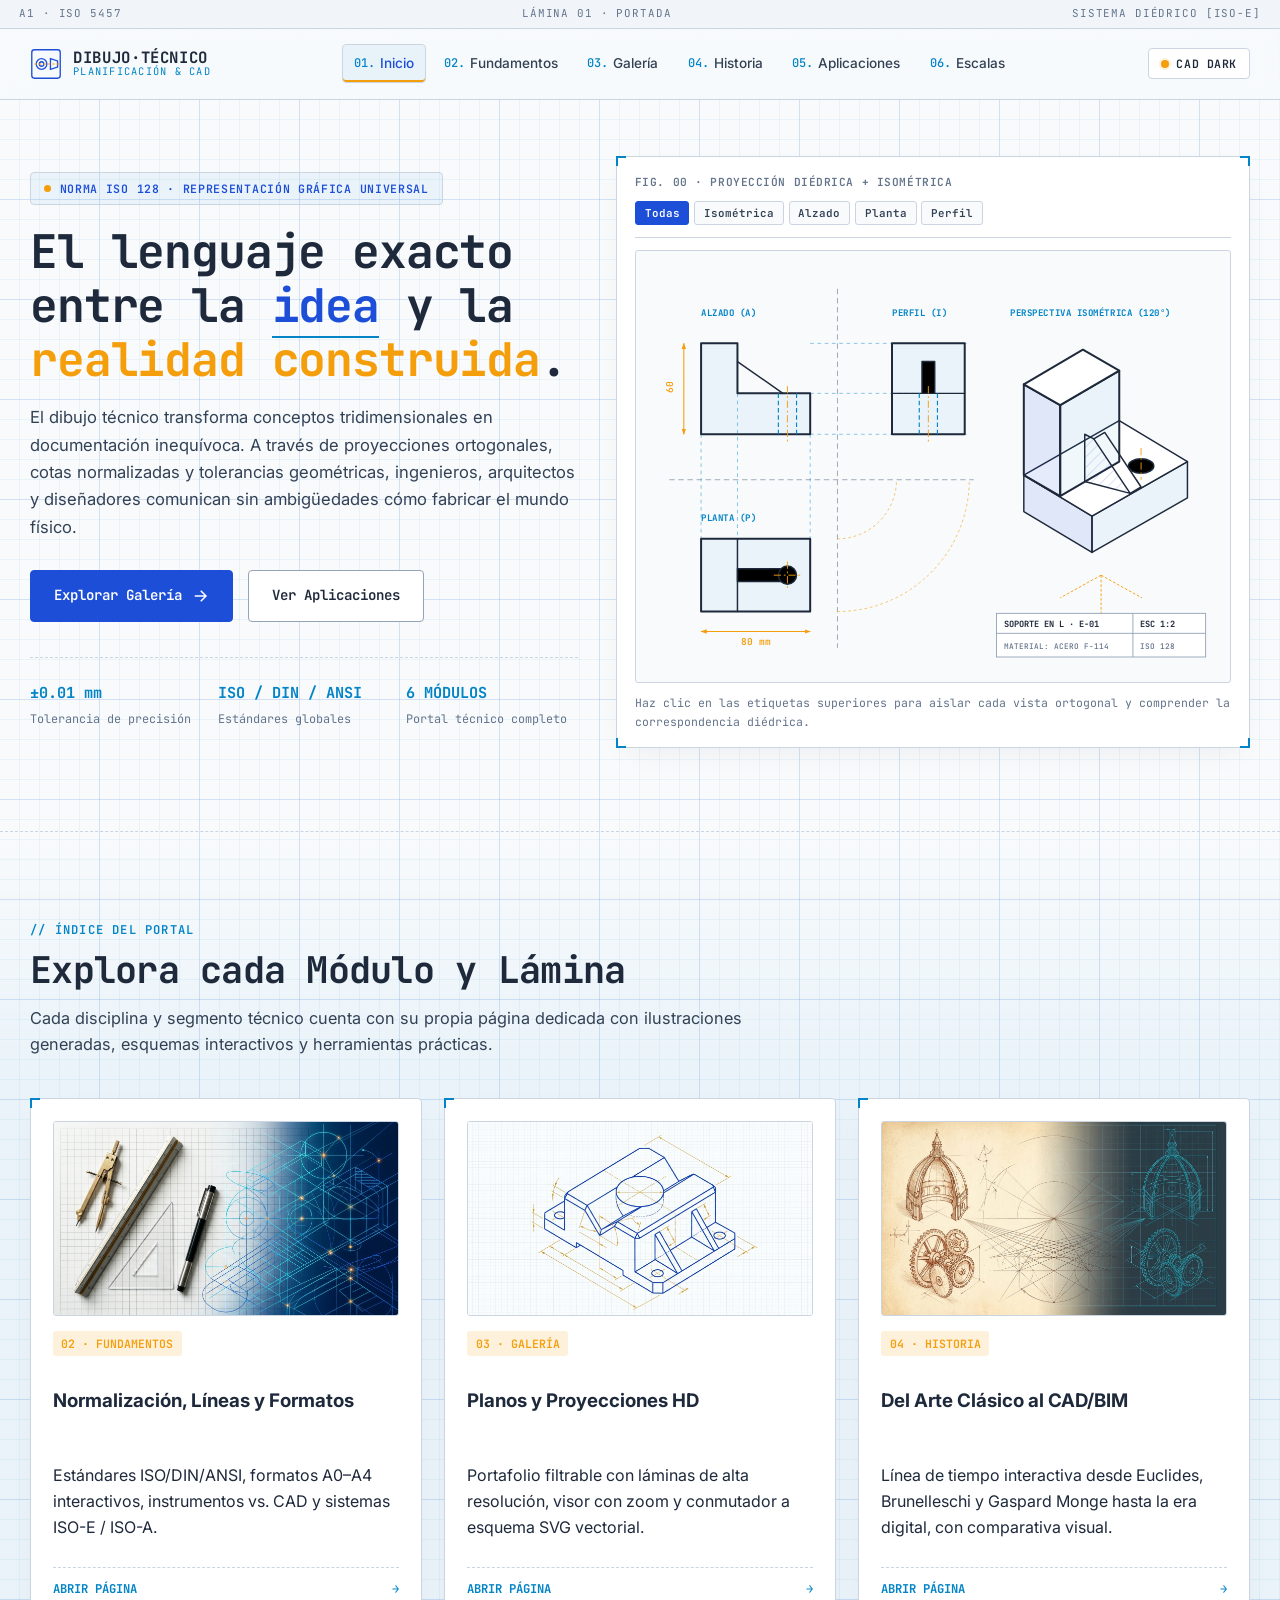
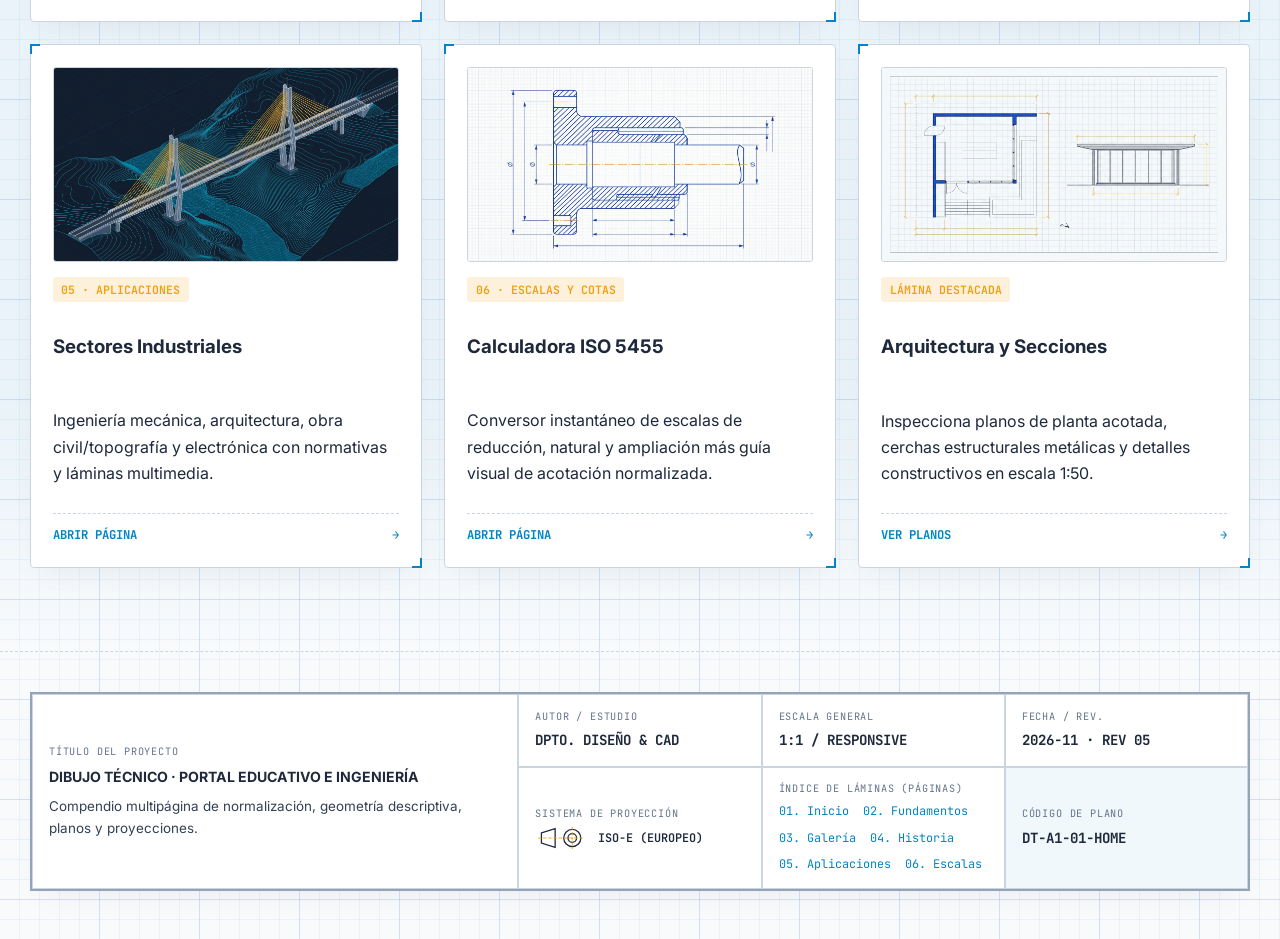
<file: index.html>
<!DOCTYPE html>
<html lang="es" data-theme="light">
<head>
  <meta charset="UTF-8" />
  <meta name="viewport" content="width=device-width, initial-scale=1.0" />
  <title>Inicio | DIBUJO·TÉCNICO — Lenguaje Universal de la Ingeniería</title>
  <meta name="description" content="Portal educativo y profesional dedicado al Dibujo Técnico: fundamentos ISO/DIN, galería de planos, evolución histórica, aplicaciones industriales y calculadora de escalas." />
  <link rel="preconnect" href="https://fonts.googleapis.com" />
  <link rel="preconnect" href="https://fonts.gstatic.com" crossorigin />
  <link href="https://fonts.googleapis.com/css2?family=Inter:wght@400;500;600;700&family=JetBrains+Mono:wght@400;500;600;700&display=swap" rel="stylesheet" />
  <link rel="stylesheet" href="styles.css" />
</head>
<body class="blueprint-grid" data-page="inicio">
  <div class="sheet-margin-top" aria-hidden="true">
    <span class="coord-marker">A1 · ISO 5457</span>
    <span class="coord-marker">LÁMINA 01 · PORTADA</span>
    <span class="coord-marker">SISTEMA DIÉDRICO [ISO-E]</span>
  </div>

  <header class="site-header" id="top">
    <nav class="navbar container" aria-label="Navegación principal">
      <a href="index.html" class="brand" aria-label="Ir al inicio">
        <span class="brand-symbol" aria-hidden="true">
          <svg viewBox="0 0 36 36" width="32" height="32" fill="none">
            <rect x="2" y="2" width="32" height="32" rx="3" stroke="currentColor" stroke-width="1.5" />
            <circle cx="13" cy="18" r="6" stroke="currentColor" stroke-width="1.5" />
            <circle cx="13" cy="18" r="2.5" stroke="currentColor" stroke-width="1.5" />
            <polygon points="23,12 31,14.5 31,21.5 23,24" stroke="currentColor" stroke-width="1.5" />
            <line x1="5" y1="18" x2="33" y2="18" stroke="var(--accent-amber)" stroke-width="1" stroke-dasharray="3 2" />
          </svg>
        </span>
        <span class="brand-text">
          <span class="brand-title">DIBUJO·TÉCNICO</span>
          <span class="brand-sub mono">PLANIFICACIÓN &amp; CAD</span>
        </span>
      </a>

      <ul class="nav-links" id="navLinks">
        <li><a href="index.html" class="nav-link active" data-page="inicio"><span class="nav-idx mono">01.</span>Inicio</a></li>
        <li><a href="fundamentos.html" class="nav-link" data-page="fundamentos"><span class="nav-idx mono">02.</span>Fundamentos</a></li>
        <li><a href="galeria.html" class="nav-link" data-page="galeria"><span class="nav-idx mono">03.</span>Galería</a></li>
        <li><a href="historia.html" class="nav-link" data-page="historia"><span class="nav-idx mono">04.</span>Historia</a></li>
        <li><a href="aplicaciones.html" class="nav-link" data-page="aplicaciones"><span class="nav-idx mono">05.</span>Aplicaciones</a></li>
        <li><a href="escalas.html" class="nav-link" data-page="escalas"><span class="nav-idx mono">06.</span>Escalas</a></li>
      </ul>

      <div class="nav-actions">
        <button type="button" class="theme-toggle mono" id="themeToggle" aria-label="Alternar tema Papel Técnico o Pizarra CAD">
          <span class="theme-dot" aria-hidden="true"></span>
          <span id="themeLabel">CAD DARK</span>
        </button>
        <button type="button" class="hamburger" id="hamburgerBtn" aria-label="Abrir menú de navegación" aria-expanded="false" aria-controls="navLinks">
          <span></span><span></span><span></span>
        </button>
      </div>
    </nav>
  </header>

  <main>
    <!-- HERO SECTION -->
    <section class="section hero-section">
      <div class="container">
        <div class="hero-grid">
          <div class="hero-content reveal">
            <div class="tech-badge mono">
              <span class="pulse-dot" aria-hidden="true"></span>
              NORMA ISO 128 · REPRESENTACIÓN GRÁFICA UNIVERSAL
            </div>

            <h1 class="hero-title">
              El lenguaje exacto entre la <span class="highlight">idea</span> y la <span class="highlight-amber">realidad construida</span>.
            </h1>

            <p class="hero-subtitle">
              El dibujo técnico transforma conceptos tridimensionales en documentación inequívoca. A través de proyecciones ortogonales, cotas normalizadas y tolerancias geométricas, ingenieros, arquitectos y diseñadores comunican sin ambigüedades cómo fabricar el mundo físico.
            </p>

            <div class="hero-cta-group">
              <a href="galeria.html" class="btn btn-primary">
                <span>Explorar Galería</span>
                <svg width="18" height="18" viewBox="0 0 24 24" fill="none" stroke="currentColor" stroke-width="2" aria-hidden="true">
                  <path d="M5 12h14M13 5l7 7-7 7" />
                </svg>
              </a>
              <a href="aplicaciones.html" class="btn btn-secondary">
                <span>Ver Aplicaciones</span>
              </a>
            </div>

            <div class="hero-metrics mono">
              <div class="metric-item">
                <span class="metric-val">±0.01 mm</span>
                <span class="metric-label">Tolerancia de precisión</span>
              </div>
              <div class="metric-item">
                <span class="metric-val">ISO / DIN / ANSI</span>
                <span class="metric-label">Estándares globales</span>
              </div>
              <div class="metric-item">
                <span class="metric-val">6 MÓDULOS</span>
                <span class="metric-label">Portal técnico completo</span>
              </div>
            </div>
          </div>

          <!-- SVG Interactivo: Pieza Isométrica + Vistas Ortogonales -->
          <div class="hero-visual card-blueprint reveal">
            <div class="corner-mark tl" aria-hidden="true"></div>
            <div class="corner-mark tr" aria-hidden="true"></div>
            <div class="corner-mark bl" aria-hidden="true"></div>
            <div class="corner-mark br" aria-hidden="true"></div>

            <div class="visual-toolbar">
              <span class="mono visual-tag">FIG. 00 · PROYECCIÓN DIÉDRICA + ISOMÉTRICA</span>
              <div class="view-switcher" role="group" aria-label="Resaltar vista del diagrama">
                <button type="button" class="view-chip active mono" data-view="all">Todas</button>
                <button type="button" class="view-chip mono" data-view="iso">Isométrica</button>
                <button type="button" class="view-chip mono" data-view="alzado">Alzado</button>
                <button type="button" class="view-chip mono" data-view="planta">Planta</button>
                <button type="button" class="view-chip mono" data-view="perfil">Perfil</button>
              </div>
            </div>

            <div class="hero-svg-wrap">
              <svg id="heroDiagramSvg" viewBox="0 0 640 460" class="blueprint-svg" role="img" aria-label="Diagrama técnico animado de escuadra mecánica en proyección isométrica y vistas ortogonales">
                <defs>
                  <marker id="arrowDim" viewBox="0 0 10 10" refX="9" refY="5" markerWidth="6" markerHeight="6" orient="auto-start-reverse">
                    <path d="M 0 1.5 L 10 5 L 0 8.5 z" fill="var(--accent-amber)" />
                  </marker>
                  <pattern id="hatchPattern" width="8" height="8" patternTransform="rotate(45 0 0)" patternUnits="userSpaceOnUse">
                    <line x1="0" y1="0" x2="0" y2="8" stroke="var(--accent-primary)" stroke-width="1" opacity="0.35" />
                  </pattern>
                </defs>

                <g class="projection-axes" opacity="0.65">
                  <line x1="30" y1="245" x2="365" y2="245" stroke="var(--text-muted)" stroke-width="1" stroke-dasharray="6 4" />
                  <line x1="215" y1="35" x2="215" y2="430" stroke="var(--text-muted)" stroke-width="1" stroke-dasharray="6 4" />
                  <path d="M 215 310 A 65 65 0 0 0 280 245" fill="none" stroke="var(--accent-amber)" stroke-width="1" stroke-dasharray="3 3" />
                  <path d="M 215 390 A 145 145 0 0 0 360 245" fill="none" stroke="var(--accent-amber)" stroke-width="1" stroke-dasharray="3 3" />
                </g>

                <g class="projection-rays">
                  <line x1="65" y1="195" x2="65" y2="310" class="proj-ray" />
                  <line x1="185" y1="195" x2="185" y2="390" class="proj-ray" />
                  <line x1="105" y1="150" x2="105" y2="310" class="proj-ray" />
                  <line x1="185" y1="95" x2="360" y2="95" class="proj-ray" />
                  <line x1="185" y1="195" x2="360" y2="195" class="proj-ray" />
                  <line x1="185" y1="150" x2="320" y2="150" class="proj-ray" />
                </g>

                <g class="diagram-group" data-group="alzado">
                  <text x="65" y="65" class="svg-label mono">ALZADO (A)</text>
                  <path d="M 65 95 L 105 95 L 105 150 L 185 150 L 185 195 L 65 195 Z" class="draw-line draw-thick" fill="var(--surface-tint)" />
                  <line x1="105" y1="115" x2="155" y2="150" class="draw-line" />
                  <line x1="150" y1="150" x2="150" y2="195" class="draw-hidden" />
                  <line x1="170" y1="150" x2="170" y2="195" class="draw-hidden" />
                  <line x1="160" y1="142" x2="160" y2="203" class="draw-axis" />
                  <line x1="46" y1="95" x2="46" y2="195" class="dim-line" marker-start="url(#arrowDim)" marker-end="url(#arrowDim)" />
                  <text x="34" y="150" class="dim-text mono" transform="rotate(-90 34 150)">60</text>
                </g>

                <g class="diagram-group" data-group="planta">
                  <text x="65" y="290" class="svg-label mono">PLANTA (P)</text>
                  <rect x="65" y="310" width="120" height="80" class="draw-line draw-thick" fill="var(--surface-tint)" />
                  <line x1="105" y1="310" x2="105" y2="390" class="draw-line" />
                  <rect x="105" y="343" width="50" height="14" class="draw-line" />
                  <circle cx="160" cy="350" r="10" class="draw-line" />
                  <line x1="145" y1="350" x2="175" y2="350" class="draw-axis" />
                  <line x1="160" y1="335" x2="160" y2="365" class="draw-axis" />
                  <line x1="65" y1="412" x2="185" y2="412" class="dim-line" marker-start="url(#arrowDim)" marker-end="url(#arrowDim)" />
                  <text x="125" y="427" class="dim-text mono" text-anchor="middle">80 mm</text>
                </g>

                <g class="diagram-group" data-group="perfil">
                  <text x="275" y="65" class="svg-label mono">PERFIL (I)</text>
                  <rect x="275" y="95" width="80" height="100" class="draw-line draw-thick" fill="var(--surface-tint)" />
                  <line x1="275" y1="150" x2="355" y2="150" class="draw-line" />
                  <rect x="308" y="115" width="14" height="35" class="draw-line" />
                  <line x1="305" y1="150" x2="305" y2="195" class="draw-hidden" />
                  <line x1="325" y1="150" x2="325" y2="195" class="draw-hidden" />
                  <line x1="315" y1="142" x2="315" y2="203" class="draw-axis" />
                </g>

                <g class="diagram-group" data-group="iso" transform="translate(385, 85)">
                  <text x="20" y="-20" class="svg-label mono">PERSPECTIVA ISOMÉTRICA (120°)</text>
                  <line x1="120" y1="265" x2="120" y2="315" stroke="var(--accent-amber)" stroke-width="1" stroke-dasharray="3 2" />
                  <line x1="120" y1="265" x2="165" y2="290" stroke="var(--accent-amber)" stroke-width="1" stroke-dasharray="3 2" />
                  <line x1="120" y1="265" x2="75" y2="290" stroke="var(--accent-amber)" stroke-width="1" stroke-dasharray="3 2" />
                  <polygon points="110,240 215,180 215,140 110,200" fill="var(--surface-tint)" class="draw-line" />
                  <polygon points="35,195 110,240 110,200 35,155" fill="var(--surface-tint-2)" class="draw-line" />
                  <polygon points="35,155 110,200 215,140 140,95" fill="var(--surface-card)" class="draw-line" />
                  <polygon points="35,155 75,178 75,78 35,55" fill="var(--surface-tint-2)" class="draw-line draw-thick" />
                  <polygon points="75,178 140,140 140,40 75,78" fill="var(--surface-tint)" class="draw-line draw-thick" />
                  <polygon points="35,55 75,78 140,40 100,17" fill="var(--surface-card)" class="draw-line draw-thick" />
                  <polygon points="102,162 152,175 112,115 102,110" fill="url(#hatchPattern)" class="draw-line" />
                  <polyline points="112,115 124,108 164,168 152,175" fill="none" class="draw-line" />
                  <ellipse cx="164" cy="145" rx="14" ry="8" class="draw-line" />
                  <line x1="164" y1="125" x2="164" y2="160" class="draw-axis" />
                </g>

                <g transform="translate(390, 392)">
                  <rect x="0" y="0" width="230" height="48" fill="var(--surface-card)" stroke="var(--border-strong)" stroke-width="1" />
                  <line x1="0" y1="22" x2="230" y2="22" stroke="var(--border-strong)" stroke-width="1" />
                  <line x1="150" y1="0" x2="150" y2="48" stroke="var(--border-strong)" stroke-width="1" />
                  <text x="8" y="15" class="cajetin-txt mono">SOPORTE EN L · E-01</text>
                  <text x="8" y="39" class="cajetin-sub mono">MATERIAL: ACERO F-114</text>
                  <text x="158" y="15" class="cajetin-txt mono">ESC 1:2</text>
                  <text x="158" y="39" class="cajetin-sub mono">ISO 128</text>
                </g>
              </svg>
            </div>
            <p class="visual-caption mono">
              Haz clic en las etiquetas superiores para aislar cada vista ortogonal y comprender la correspondencia diédrica.
            </p>
          </div>
        </div>
      </div>
    </section>

    <!-- DIRECTORIO DE PÁGINAS / SEGMENTOS DEL PORTAL -->
    <section class="section section-alt">
      <div class="container">
        <div class="section-header reveal">
          <span class="section-eyebrow mono">// ÍNDICE DEL PORTAL</span>
          <h2 class="section-title">Explora cada Módulo y Lámina</h2>
          <p class="section-lead">
            Cada disciplina y segmento técnico cuenta con su propia página dedicada con ilustraciones generadas, esquemas interactivos y herramientas prácticas.
          </p>
        </div>

        <div class="portal-grid">
          <a href="fundamentos.html" class="portal-card card-blueprint reveal">
            <div class="corner-mark tl" aria-hidden="true"></div>
            <div class="corner-mark br" aria-hidden="true"></div>
            <img src="assets/img/hero-drafting-instruments.jpg" alt="Instrumentos tradicionales y CAD" class="portal-card-img" />
            <span class="pillar-code mono" style="align-self:flex-start;">02 · FUNDAMENTOS</span>
            <h3>Normalización, Líneas y Formatos</h3>
            <p>Estándares ISO/DIN/ANSI, formatos A0–A4 interactivos, instrumentos vs. CAD y sistemas ISO-E / ISO-A.</p>
            <span class="portal-link mono"><span>ABRIR PÁGINA</span><span>→</span></span>
          </a>

          <a href="galeria.html" class="portal-card card-blueprint reveal">
            <div class="corner-mark tl" aria-hidden="true"></div>
            <div class="corner-mark br" aria-hidden="true"></div>
            <img src="assets/img/gallery-isometric.jpg" alt="Galería de planos técnicos" class="portal-card-img" />
            <span class="pillar-code mono" style="align-self:flex-start;">03 · GALERÍA</span>
            <h3>Planos y Proyecciones HD</h3>
            <p>Portafolio filtrable con láminas de alta resolución, visor con zoom y conmutador a esquema SVG vectorial.</p>
            <span class="portal-link mono"><span>ABRIR PÁGINA</span><span>→</span></span>
          </a>

          <a href="historia.html" class="portal-card card-blueprint reveal">
            <div class="corner-mark tl" aria-hidden="true"></div>
            <div class="corner-mark br" aria-hidden="true"></div>
            <img src="assets/img/history-renaissance.jpg" alt="Historia del arte y dibujo técnico" class="portal-card-img" />
            <span class="pillar-code mono" style="align-self:flex-start;">04 · HISTORIA</span>
            <h3>Del Arte Clásico al CAD/BIM</h3>
            <p>Línea de tiempo interactiva desde Euclides, Brunelleschi y Gaspard Monge hasta la era digital, con comparativa visual.</p>
            <span class="portal-link mono"><span>ABRIR PÁGINA</span><span>→</span></span>
          </a>

          <a href="aplicaciones.html" class="portal-card card-blueprint reveal">
            <div class="corner-mark tl" aria-hidden="true"></div>
            <div class="corner-mark br" aria-hidden="true"></div>
            <img src="assets/img/app-civil-bridge.jpg" alt="Aplicaciones industriales del dibujo técnico" class="portal-card-img" />
            <span class="pillar-code mono" style="align-self:flex-start;">05 · APLICACIONES</span>
            <h3>Sectores Industriales</h3>
            <p>Ingeniería mecánica, arquitectura, obra civil/topografía y electrónica con normativas y láminas multimedia.</p>
            <span class="portal-link mono"><span>ABRIR PÁGINA</span><span>→</span></span>
          </a>

          <a href="escalas.html" class="portal-card card-blueprint reveal">
            <div class="corner-mark tl" aria-hidden="true"></div>
            <div class="corner-mark br" aria-hidden="true"></div>
            <img src="assets/img/gallery-section.jpg" alt="Calculadora de escalas y acotación" class="portal-card-img" />
            <span class="pillar-code mono" style="align-self:flex-start;">06 · ESCALAS Y COTAS</span>
            <h3>Calculadora ISO 5455</h3>
            <p>Conversor instantáneo de escalas de reducción, natural y ampliación más guía visual de acotación normalizada.</p>
            <span class="portal-link mono"><span>ABRIR PÁGINA</span><span>→</span></span>
          </a>

          <a href="galeria.html" class="portal-card card-blueprint reveal">
            <div class="corner-mark tl" aria-hidden="true"></div>
            <div class="corner-mark br" aria-hidden="true"></div>
            <img src="assets/img/gallery-architecture.jpg" alt="Arquitectura y cortes constructivos" class="portal-card-img" />
            <span class="pillar-code mono" style="align-self:flex-start;">LÁMINA DESTACADA</span>
            <h3>Arquitectura y Secciones</h3>
            <p>Inspecciona planos de planta acotada, cerchas estructurales metálicas y detalles constructivos en escala 1:50.</p>
            <span class="portal-link mono"><span>VER PLANOS</span><span>→</span></span>
          </a>
        </div>
      </div>
    </section>
  </main>

  <footer class="site-footer">
    <div class="container">
      <div class="cajetin-sheet">
        <div class="cajetin-cell cell-main">
          <span class="cajetin-k mono">TÍTULO DEL PROYECTO</span>
          <strong class="cajetin-v">DIBUJO TÉCNICO · PORTAL EDUCATIVO E INGENIERÍA</strong>
          <p class="cajetin-desc">Compendio multipágina de normalización, geometría descriptiva, planos y proyecciones.</p>
        </div>
        <div class="cajetin-cell">
          <span class="cajetin-k mono">AUTOR / ESTUDIO</span>
          <span class="cajetin-v mono">DPTO. DISEÑO &amp; CAD</span>
        </div>
        <div class="cajetin-cell">
          <span class="cajetin-k mono">ESCALA GENERAL</span>
          <span class="cajetin-v mono">1:1 / RESPONSIVE</span>
        </div>
        <div class="cajetin-cell">
          <span class="cajetin-k mono">FECHA / REV.</span>
          <span class="cajetin-v mono">2026-11 · REV 05</span>
        </div>
        <div class="cajetin-cell cell-proj">
          <span class="cajetin-k mono">SISTEMA DE PROYECCIÓN</span>
          <div class="proj-symbol-row">
            <svg viewBox="0 0 60 28" width="54" height="24" aria-label="Símbolo ISO-E">
              <polygon points="6,8 22,3 22,25 6,20" fill="none" stroke="currentColor" stroke-width="1.5" />
              <circle cx="42" cy="14" r="10" fill="none" stroke="currentColor" stroke-width="1.5" />
              <circle cx="42" cy="14" r="5" fill="none" stroke="currentColor" stroke-width="1.5" />
              <line x1="2" y1="14" x2="56" y2="14" stroke="var(--accent-amber)" stroke-width="1" stroke-dasharray="4 2" />
              <line x1="42" y1="1" x2="42" y2="27" stroke="var(--accent-amber)" stroke-width="1" stroke-dasharray="4 2" />
            </svg>
            <span class="mono">ISO-E (EUROPEO)</span>
          </div>
        </div>
        <div class="cajetin-cell cell-links">
          <span class="cajetin-k mono">ÍNDICE DE LÁMINAS (PÁGINAS)</span>
          <nav class="footer-nav mono" aria-label="Enlaces rápidos">
            <a href="index.html">01. Inicio</a>
            <a href="fundamentos.html">02. Fundamentos</a>
            <a href="galeria.html">03. Galería</a>
            <a href="historia.html">04. Historia</a>
            <a href="aplicaciones.html">05. Aplicaciones</a>
            <a href="escalas.html">06. Escalas</a>
          </nav>
        </div>
        <div class="cajetin-cell cell-code">
          <span class="cajetin-k mono">CÓDIGO DE PLANO</span>
          <span class="cajetin-v mono">DT-A1-01-HOME</span>
        </div>
      </div>
    </div>
  </footer>

  <script src="app.js" defer></script>
</body>
</html>
</file>
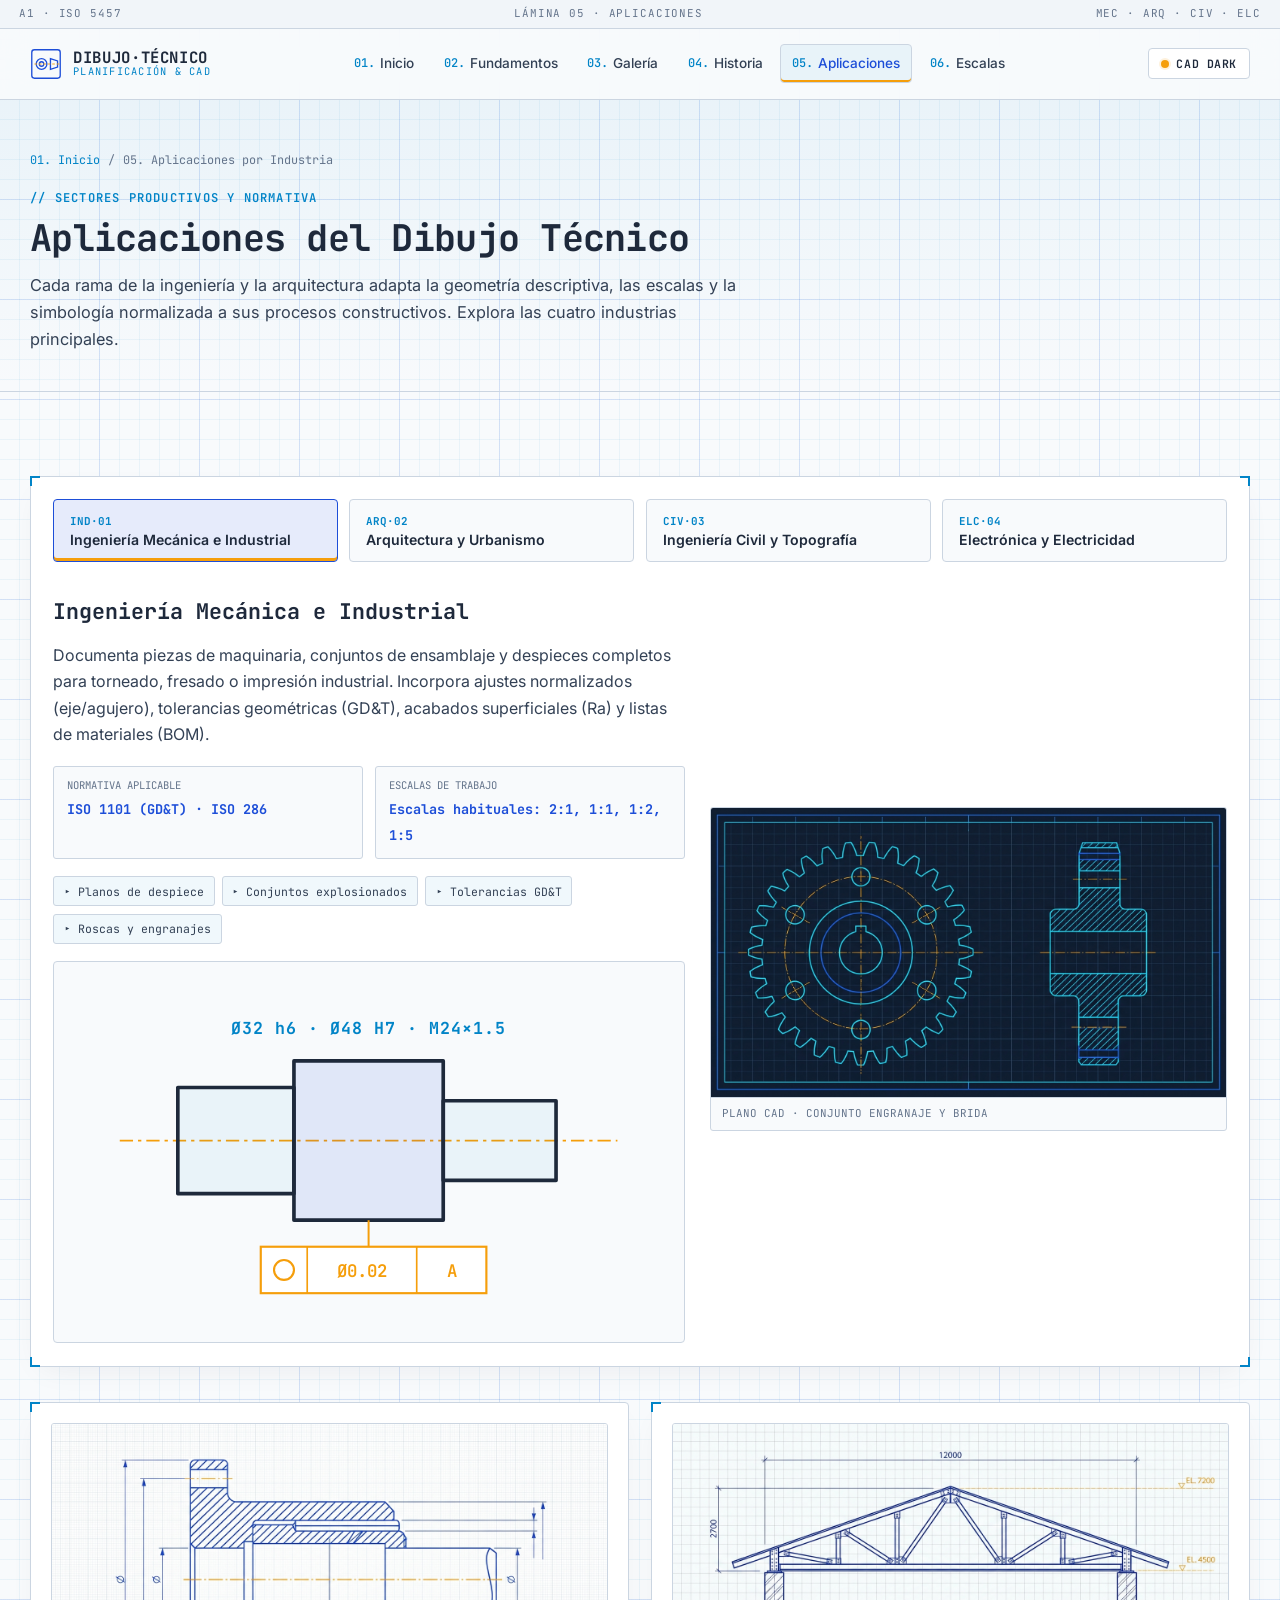
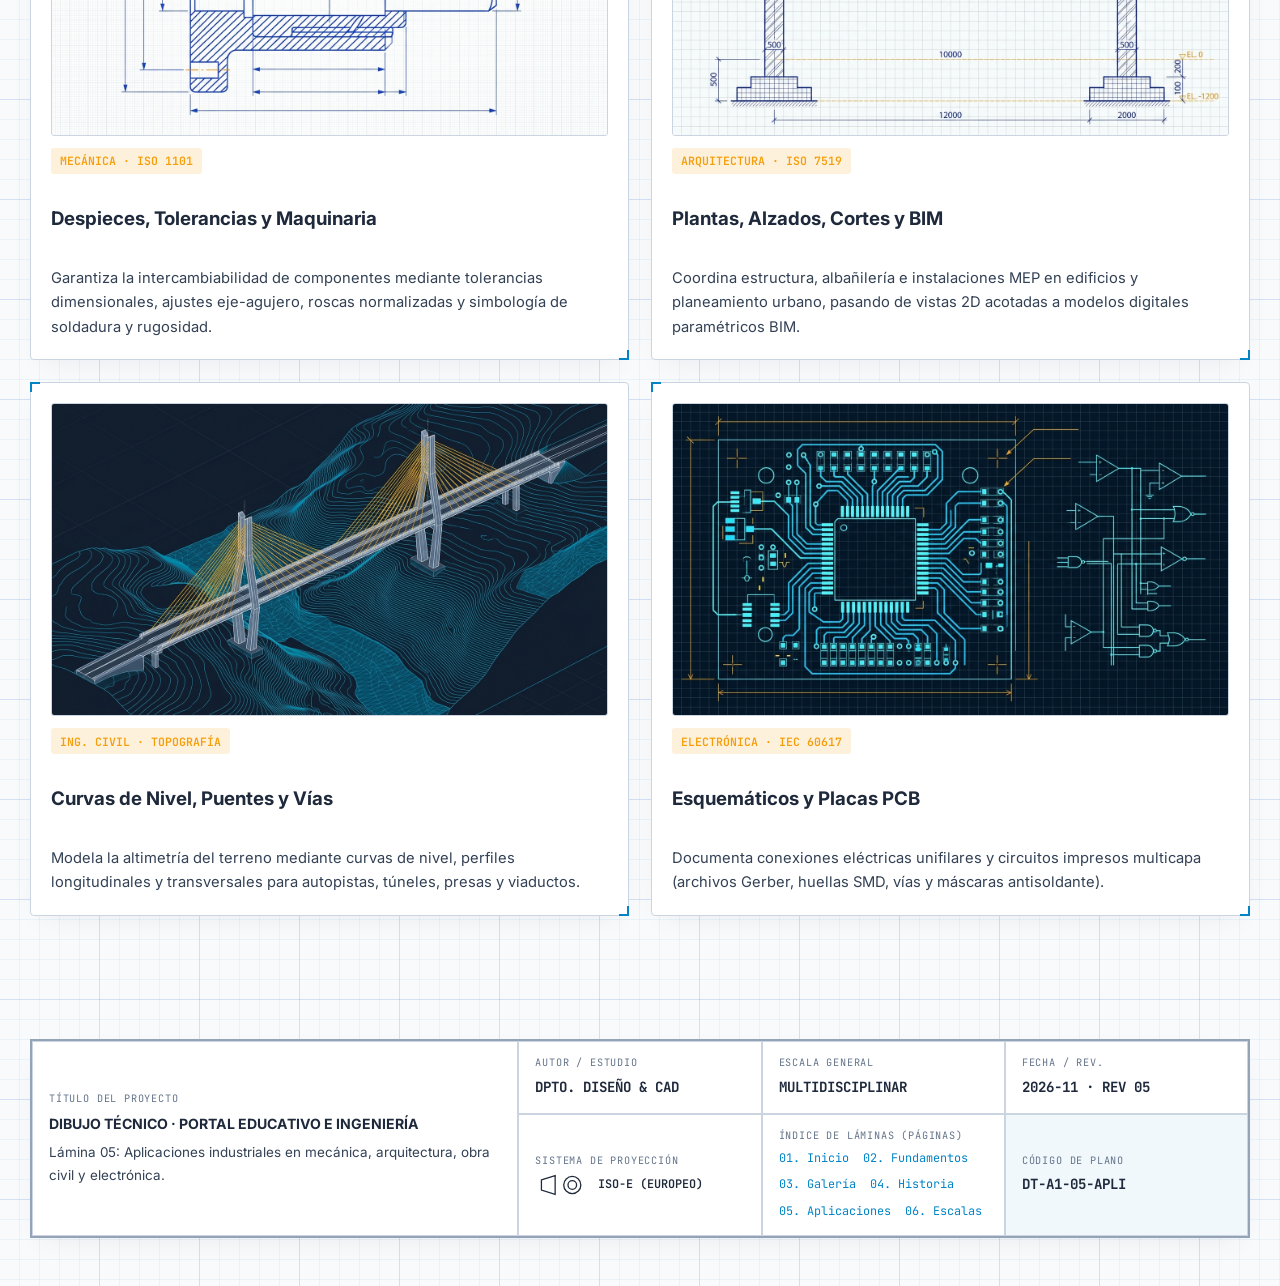
<file: aplicaciones.html>
<!DOCTYPE html>
<html lang="es" data-theme="light">
<head>
  <meta charset="UTF-8" />
  <meta name="viewport" content="width=device-width, initial-scale=1.0" />
  <title>Aplicaciones | DIBUJO·TÉCNICO — Industrias e Ingeniería</title>
  <meta name="description" content="Aplicaciones del Dibujo Técnico en Ingeniería Mecánica, Arquitectura y Urbanismo, Ingeniería Civil y Topografía, y Electrónica." />
  <link rel="preconnect" href="https://fonts.googleapis.com" />
  <link rel="preconnect" href="https://fonts.gstatic.com" crossorigin />
  <link href="https://fonts.googleapis.com/css2?family=Inter:wght@400;500;600;700&family=JetBrains+Mono:wght@400;500;600;700&display=swap" rel="stylesheet" />
  <link rel="stylesheet" href="styles.css" />
</head>
<body class="blueprint-grid" data-page="aplicaciones">
  <div class="sheet-margin-top" aria-hidden="true">
    <span class="coord-marker">A1 · ISO 5457</span>
    <span class="coord-marker">LÁMINA 05 · APLICACIONES</span>
    <span class="coord-marker">MEC · ARQ · CIV · ELC</span>
  </div>

  <header class="site-header" id="top">
    <nav class="navbar container" aria-label="Navegación principal">
      <a href="index.html" class="brand" aria-label="Ir al inicio">
        <span class="brand-symbol" aria-hidden="true">
          <svg viewBox="0 0 36 36" width="32" height="32" fill="none">
            <rect x="2" y="2" width="32" height="32" rx="3" stroke="currentColor" stroke-width="1.5" />
            <circle cx="13" cy="18" r="6" stroke="currentColor" stroke-width="1.5" />
            <circle cx="13" cy="18" r="2.5" stroke="currentColor" stroke-width="1.5" />
            <polygon points="23,12 31,14.5 31,21.5 23,24" stroke="currentColor" stroke-width="1.5" />
            <line x1="5" y1="18" x2="33" y2="18" stroke="var(--accent-amber)" stroke-width="1" stroke-dasharray="3 2" />
          </svg>
        </span>
        <span class="brand-text">
          <span class="brand-title">DIBUJO·TÉCNICO</span>
          <span class="brand-sub mono">PLANIFICACIÓN &amp; CAD</span>
        </span>
      </a>

      <ul class="nav-links" id="navLinks">
        <li><a href="index.html" class="nav-link" data-page="inicio"><span class="nav-idx mono">01.</span>Inicio</a></li>
        <li><a href="fundamentos.html" class="nav-link" data-page="fundamentos"><span class="nav-idx mono">02.</span>Fundamentos</a></li>
        <li><a href="galeria.html" class="nav-link" data-page="galeria"><span class="nav-idx mono">03.</span>Galería</a></li>
        <li><a href="historia.html" class="nav-link" data-page="historia"><span class="nav-idx mono">04.</span>Historia</a></li>
        <li><a href="aplicaciones.html" class="nav-link active" data-page="aplicaciones"><span class="nav-idx mono">05.</span>Aplicaciones</a></li>
        <li><a href="escalas.html" class="nav-link" data-page="escalas"><span class="nav-idx mono">06.</span>Escalas</a></li>
      </ul>

      <div class="nav-actions">
        <button type="button" class="theme-toggle mono" id="themeToggle" aria-label="Alternar tema">
          <span class="theme-dot" aria-hidden="true"></span>
          <span id="themeLabel">CAD DARK</span>
        </button>
        <button type="button" class="hamburger" id="hamburgerBtn" aria-label="Abrir menú" aria-expanded="false" aria-controls="navLinks">
          <span></span><span></span><span></span>
        </button>
      </div>
    </nav>
  </header>

  <main>
    <section class="page-banner">
      <div class="container">
        <div class="breadcrumb mono">
          <a href="index.html">01. Inicio</a><span>/</span><span>05. Aplicaciones por Industria</span>
        </div>
        <div class="section-header" style="margin-bottom:0;">
          <span class="section-eyebrow mono">// SECTORES PRODUCTIVOS Y NORMATIVA</span>
          <h1 class="section-title">Aplicaciones del Dibujo Técnico</h1>
          <p class="section-lead">
            Cada rama de la ingeniería y la arquitectura adapta la geometría descriptiva, las escalas y la simbología normalizada a sus procesos constructivos. Explora las cuatro industrias principales.
          </p>
        </div>
      </div>
    </section>

    <section class="section">
      <div class="container">
        <!-- Pestañas interactivas con imagen + esquema SVG -->
        <div class="apps-tabs-wrapper card-blueprint reveal">
          <div class="corner-mark tl" aria-hidden="true"></div>
          <div class="corner-mark tr" aria-hidden="true"></div>
          <div class="corner-mark bl" aria-hidden="true"></div>
          <div class="corner-mark br" aria-hidden="true"></div>

          <div class="apps-tab-list" role="tablist" aria-label="Aplicaciones por industria">
            <button type="button" class="app-tab active" data-app="mecanica" role="tab" aria-selected="true">
              <span class="tab-code mono">IND·01</span>
              <span class="tab-label">Ingeniería Mecánica e Industrial</span>
            </button>
            <button type="button" class="app-tab" data-app="arquitectura" role="tab" aria-selected="false">
              <span class="tab-code mono">ARQ·02</span>
              <span class="tab-label">Arquitectura y Urbanismo</span>
            </button>
            <button type="button" class="app-tab" data-app="civil" role="tab" aria-selected="false">
              <span class="tab-code mono">CIV·03</span>
              <span class="tab-label">Ingeniería Civil y Topografía</span>
            </button>
            <button type="button" class="app-tab" data-app="electronica" role="tab" aria-selected="false">
              <span class="tab-code mono">ELC·04</span>
              <span class="tab-label">Electrónica y Electricidad</span>
            </button>
          </div>

          <div class="app-panel" id="appPanel" role="tabpanel"></div>
        </div>

        <!-- Cuadrícula visual resumen de las 4 ramas -->
        <div class="apps-overview-grid">
          <article class="sector-card card-blueprint reveal">
            <div class="corner-mark tl" aria-hidden="true"></div>
            <div class="corner-mark br" aria-hidden="true"></div>
            <img src="assets/img/gallery-section.jpg" alt="Detalle mecánico en corte" class="media-img" />
            <span class="pillar-code mono" style="align-self:flex-start;">MECÁNICA · ISO 1101</span>
            <h3>Despieces, Tolerancias y Maquinaria</h3>
            <p style="margin:0; font-size:0.92rem; color:var(--text-secondary);">
              Garantiza la intercambiabilidad de componentes mediante tolerancias dimensionales, ajustes eje-agujero, roscas normalizadas y simbología de soldadura y rugosidad.
            </p>
          </article>

          <article class="sector-card card-blueprint reveal">
            <div class="corner-mark tl" aria-hidden="true"></div>
            <div class="corner-mark br" aria-hidden="true"></div>
            <img src="assets/img/gallery-truss.jpg" alt="Sección de cercha arquitectónica y estructural" class="media-img" />
            <span class="pillar-code mono" style="align-self:flex-start;">ARQUITECTURA · ISO 7519</span>
            <h3>Plantas, Alzados, Cortes y BIM</h3>
            <p style="margin:0; font-size:0.92rem; color:var(--text-secondary);">
              Coordina estructura, albañilería e instalaciones MEP en edificios y planeamiento urbano, pasando de vistas 2D acotadas a modelos digitales paramétricos BIM.
            </p>
          </article>

          <article class="sector-card card-blueprint reveal">
            <div class="corner-mark tl" aria-hidden="true"></div>
            <div class="corner-mark br" aria-hidden="true"></div>
            <img src="assets/img/app-civil-bridge.jpg" alt="Infraestructura civil y curvas de nivel" class="media-img" />
            <span class="pillar-code mono" style="align-self:flex-start;">ING. CIVIL · TOPOGRAFÍA</span>
            <h3>Curvas de Nivel, Puentes y Vías</h3>
            <p style="margin:0; font-size:0.92rem; color:var(--text-secondary);">
              Modela la altimetría del terreno mediante curvas de nivel, perfiles longitudinales y transversales para autopistas, túneles, presas y viaductos.
            </p>
          </article>

          <article class="sector-card card-blueprint reveal">
            <div class="corner-mark tl" aria-hidden="true"></div>
            <div class="corner-mark br" aria-hidden="true"></div>
            <img src="assets/img/gallery-pcb.jpg" alt="Diseño de placa electrónica PCB" class="media-img" />
            <span class="pillar-code mono" style="align-self:flex-start;">ELECTRÓNICA · IEC 60617</span>
            <h3>Esquemáticos y Placas PCB</h3>
            <p style="margin:0; font-size:0.92rem; color:var(--text-secondary);">
              Documenta conexiones eléctricas unifilares y circuitos impresos multicapa (archivos Gerber, huellas SMD, vías y máscaras antisoldante).
            </p>
          </article>
        </div>
      </div>
    </section>
  </main>

  <footer class="site-footer">
    <div class="container">
      <div class="cajetin-sheet">
        <div class="cajetin-cell cell-main">
          <span class="cajetin-k mono">TÍTULO DEL PROYECTO</span>
          <strong class="cajetin-v">DIBUJO TÉCNICO · PORTAL EDUCATIVO E INGENIERÍA</strong>
          <p class="cajetin-desc">Lámina 05: Aplicaciones industriales en mecánica, arquitectura, obra civil y electrónica.</p>
        </div>
        <div class="cajetin-cell"><span class="cajetin-k mono">AUTOR / ESTUDIO</span><span class="cajetin-v mono">DPTO. DISEÑO &amp; CAD</span></div>
        <div class="cajetin-cell"><span class="cajetin-k mono">ESCALA GENERAL</span><span class="cajetin-v mono">MULTIDISCIPLINAR</span></div>
        <div class="cajetin-cell"><span class="cajetin-k mono">FECHA / REV.</span><span class="cajetin-v mono">2026-11 · REV 05</span></div>
        <div class="cajetin-cell cell-proj">
          <span class="cajetin-k mono">SISTEMA DE PROYECCIÓN</span>
          <div class="proj-symbol-row">
            <svg viewBox="0 0 60 28" width="54" height="24" aria-label="Símbolo ISO-E">
              <polygon points="6,8 22,3 22,25 6,20" fill="none" stroke="currentColor" stroke-width="1.5" />
              <circle cx="42" cy="14" r="10" fill="none" stroke="currentColor" stroke-width="1.5" />
              <circle cx="42" cy="14" r="5" fill="none" stroke="currentColor" stroke-width="1.5" />
            </svg>
            <span class="mono">ISO-E (EUROPEO)</span>
          </div>
        </div>
        <div class="cajetin-cell cell-links">
          <span class="cajetin-k mono">ÍNDICE DE LÁMINAS (PÁGINAS)</span>
          <nav class="footer-nav mono" aria-label="Enlaces rápidos">
            <a href="index.html">01. Inicio</a>
            <a href="fundamentos.html">02. Fundamentos</a>
            <a href="galeria.html">03. Galería</a>
            <a href="historia.html">04. Historia</a>
            <a href="aplicaciones.html">05. Aplicaciones</a>
            <a href="escalas.html">06. Escalas</a>
          </nav>
        </div>
        <div class="cajetin-cell cell-code">
          <span class="cajetin-k mono">CÓDIGO DE PLANO</span>
          <span class="cajetin-v mono">DT-A1-05-APLI</span>
        </div>
      </div>
    </div>
  </footer>

  <script src="app.js" defer></script>
</body>
</html>
</file>
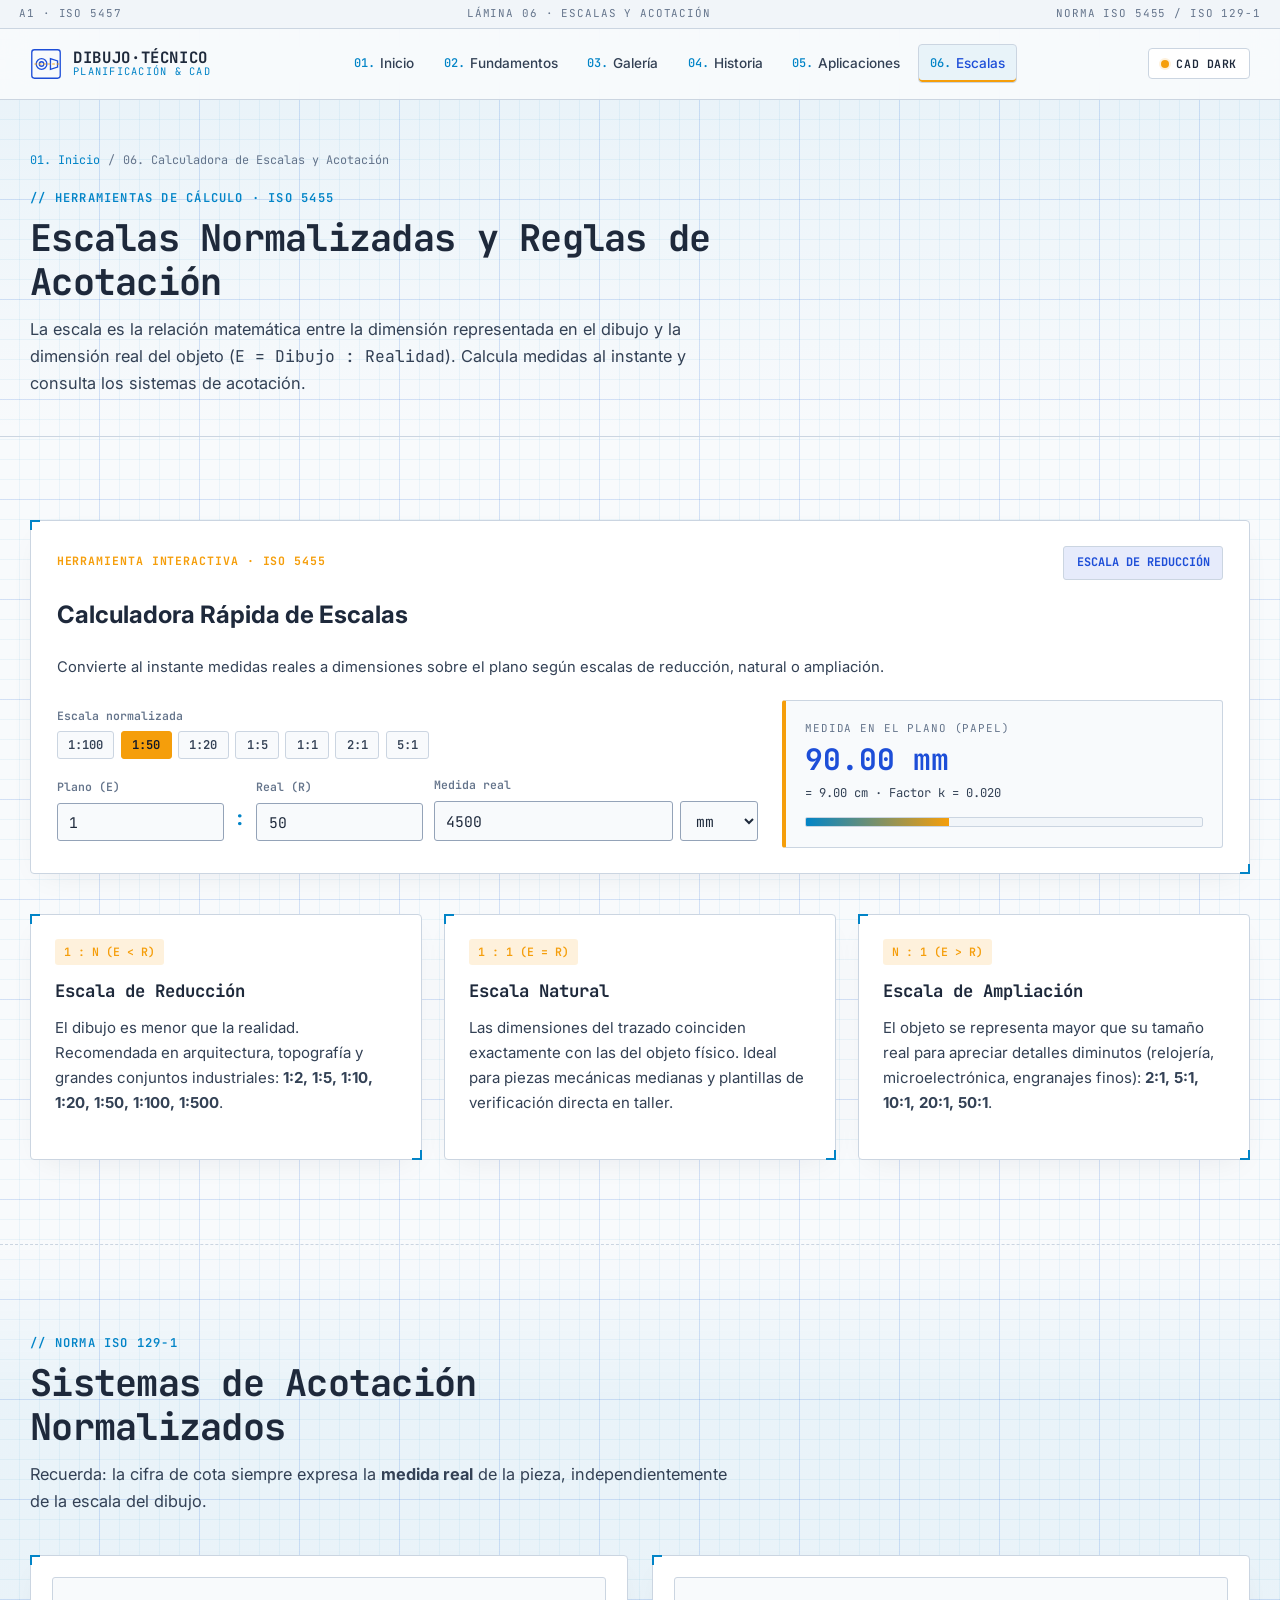
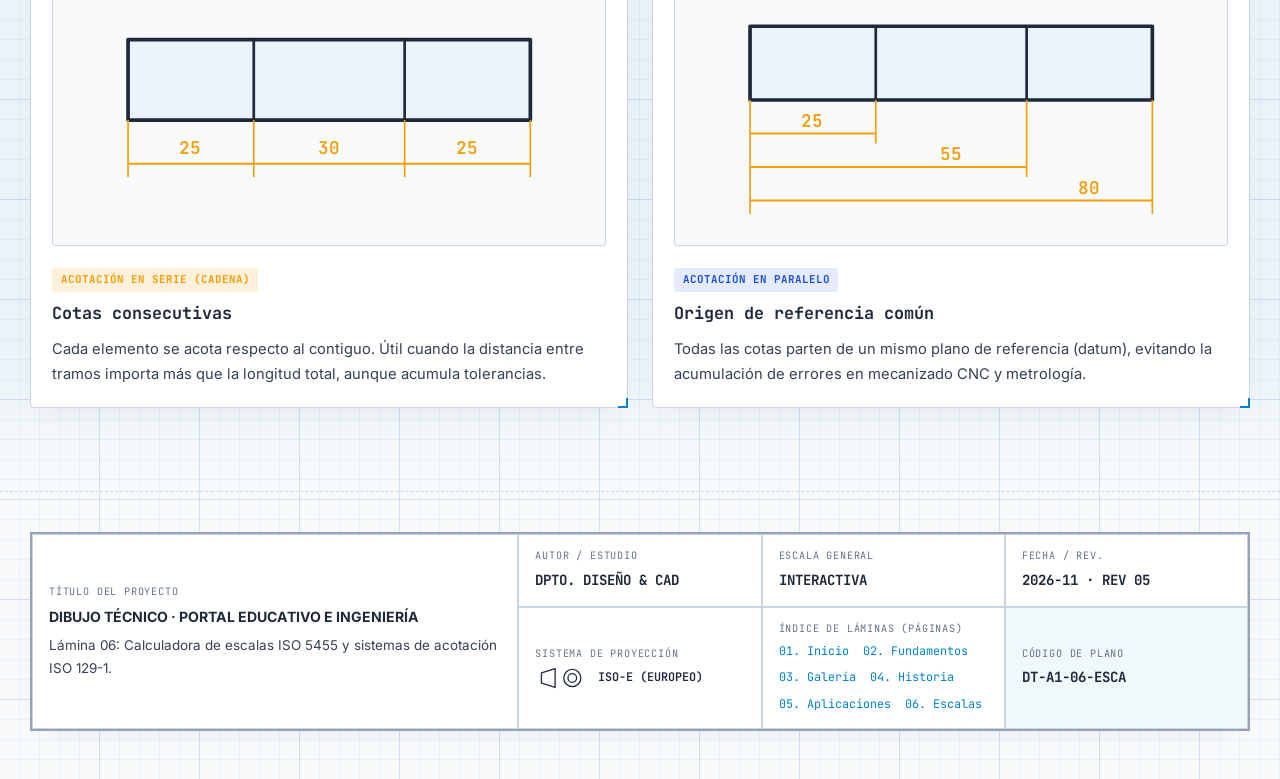
<file: escalas.html>
<!DOCTYPE html>
<html lang="es" data-theme="light">
<head>
  <meta charset="UTF-8" />
  <meta name="viewport" content="width=device-width, initial-scale=1.0" />
  <title>Escalas y Acotación | DIBUJO·TÉCNICO — Calculadora ISO 5455</title>
  <meta name="description" content="Calculadora rápida de escalas de reducción, natural y ampliación según ISO 5455 y guía técnica de sistemas de acotación ISO 129-1." />
  <link rel="preconnect" href="https://fonts.googleapis.com" />
  <link rel="preconnect" href="https://fonts.gstatic.com" crossorigin />
  <link href="https://fonts.googleapis.com/css2?family=Inter:wght@400;500;600;700&family=JetBrains+Mono:wght@400;500;600;700&display=swap" rel="stylesheet" />
  <link rel="stylesheet" href="styles.css" />
</head>
<body class="blueprint-grid" data-page="escalas">
  <div class="sheet-margin-top" aria-hidden="true">
    <span class="coord-marker">A1 · ISO 5457</span>
    <span class="coord-marker">LÁMINA 06 · ESCALAS Y ACOTACIÓN</span>
    <span class="coord-marker">NORMA ISO 5455 / ISO 129-1</span>
  </div>

  <header class="site-header" id="top">
    <nav class="navbar container" aria-label="Navegación principal">
      <a href="index.html" class="brand" aria-label="Ir al inicio">
        <span class="brand-symbol" aria-hidden="true">
          <svg viewBox="0 0 36 36" width="32" height="32" fill="none">
            <rect x="2" y="2" width="32" height="32" rx="3" stroke="currentColor" stroke-width="1.5" />
            <circle cx="13" cy="18" r="6" stroke="currentColor" stroke-width="1.5" />
            <circle cx="13" cy="18" r="2.5" stroke="currentColor" stroke-width="1.5" />
            <polygon points="23,12 31,14.5 31,21.5 23,24" stroke="currentColor" stroke-width="1.5" />
            <line x1="5" y1="18" x2="33" y2="18" stroke="var(--accent-amber)" stroke-width="1" stroke-dasharray="3 2" />
          </svg>
        </span>
        <span class="brand-text">
          <span class="brand-title">DIBUJO·TÉCNICO</span>
          <span class="brand-sub mono">PLANIFICACIÓN &amp; CAD</span>
        </span>
      </a>

      <ul class="nav-links" id="navLinks">
        <li><a href="index.html" class="nav-link" data-page="inicio"><span class="nav-idx mono">01.</span>Inicio</a></li>
        <li><a href="fundamentos.html" class="nav-link" data-page="fundamentos"><span class="nav-idx mono">02.</span>Fundamentos</a></li>
        <li><a href="galeria.html" class="nav-link" data-page="galeria"><span class="nav-idx mono">03.</span>Galería</a></li>
        <li><a href="historia.html" class="nav-link" data-page="historia"><span class="nav-idx mono">04.</span>Historia</a></li>
        <li><a href="aplicaciones.html" class="nav-link" data-page="aplicaciones"><span class="nav-idx mono">05.</span>Aplicaciones</a></li>
        <li><a href="escalas.html" class="nav-link active" data-page="escalas"><span class="nav-idx mono">06.</span>Escalas</a></li>
      </ul>

      <div class="nav-actions">
        <button type="button" class="theme-toggle mono" id="themeToggle" aria-label="Alternar tema">
          <span class="theme-dot" aria-hidden="true"></span>
          <span id="themeLabel">CAD DARK</span>
        </button>
        <button type="button" class="hamburger" id="hamburgerBtn" aria-label="Abrir menú" aria-expanded="false" aria-controls="navLinks">
          <span></span><span></span><span></span>
        </button>
      </div>
    </nav>
  </header>

  <main>
    <section class="page-banner">
      <div class="container">
        <div class="breadcrumb mono">
          <a href="index.html">01. Inicio</a><span>/</span><span>06. Calculadora de Escalas y Acotación</span>
        </div>
        <div class="section-header" style="margin-bottom:0;">
          <span class="section-eyebrow mono">// HERRAMIENTAS DE CÁLCULO · ISO 5455</span>
          <h1 class="section-title">Escalas Normalizadas y Reglas de Acotación</h1>
          <p class="section-lead">
            La escala es la relación matemática entre la dimensión representada en el dibujo y la dimensión real del objeto (<code class="mono">E = Dibujo : Realidad</code>). Calcula medidas al instante y consulta los sistemas de acotación.
          </p>
        </div>
      </div>
    </section>

    <section class="section">
      <div class="container">
        <!-- Calculadora Rápida de Escalas -->
        <div class="scale-calc card-blueprint reveal" id="scaleCalculator" style="margin-top:0;">
          <div class="corner-mark tl" aria-hidden="true"></div>
          <div class="corner-mark br" aria-hidden="true"></div>

          <div class="calc-header">
            <div>
              <span class="mono comparison-tag">HERRAMIENTA INTERACTIVA · ISO 5455</span>
              <h2>Calculadora Rápida de Escalas</h2>
              <p>Convierte al instante medidas reales a dimensiones sobre el plano según escalas de reducción, natural o ampliación.</p>
            </div>
            <div class="scale-type-badge mono" id="scaleTypeBadge">ESCALA DE REDUCCIÓN</div>
          </div>

          <div class="calc-grid">
            <div class="calc-controls">
              <div class="field-group">
                <label class="mono" for="scalePresets">Escala normalizada</label>
                <div class="preset-chips" id="scalePresets">
                  <button type="button" class="preset-chip mono" data-num="1" data-den="100">1:100</button>
                  <button type="button" class="preset-chip active mono" data-num="1" data-den="50">1:50</button>
                  <button type="button" class="preset-chip mono" data-num="1" data-den="20">1:20</button>
                  <button type="button" class="preset-chip mono" data-num="1" data-den="5">1:5</button>
                  <button type="button" class="preset-chip mono" data-num="1" data-den="1">1:1</button>
                  <button type="button" class="preset-chip mono" data-num="2" data-den="1">2:1</button>
                  <button type="button" class="preset-chip mono" data-num="5" data-den="1">5:1</button>
                </div>
              </div>

              <div class="calc-inputs-row">
                <div class="field-group">
                  <label class="mono" for="scaleNum">Plano (E)</label>
                  <input type="number" id="scaleNum" min="0.1" step="any" value="1" class="tech-input mono" />
                </div>
                <span class="ratio-sep mono">:</span>
                <div class="field-group">
                  <label class="mono" for="scaleDen">Real (R)</label>
                  <input type="number" id="scaleDen" min="0.1" step="any" value="50" class="tech-input mono" />
                </div>
                <div class="field-group">
                  <label class="mono" for="realMeasure">Medida real</label>
                  <div class="input-unit-wrap">
                    <input type="number" id="realMeasure" min="0" step="any" value="4500" class="tech-input mono" />
                    <select id="measureUnit" class="tech-select mono" aria-label="Unidad de medida real">
                      <option value="mm" selected>mm</option>
                      <option value="cm">cm</option>
                      <option value="m">m</option>
                    </select>
                  </div>
                </div>
              </div>
            </div>

            <div class="calc-result-box">
              <span class="mono result-label">MEDIDA EN EL PLANO (PAPEL)</span>
              <div class="result-value mono" id="drawingResult">90.00 mm</div>
              <div class="result-sub mono" id="drawingResultCm">= 9.00 cm · Factor k = 0.020</div>
              <div class="scale-ruler" aria-hidden="true">
                <div class="ruler-bar" id="rulerBar"></div>
              </div>
            </div>
          </div>
        </div>

        <!-- Clasificación de Escalas -->
        <div class="pillars-grid" style="margin-top:2.5rem;">
          <article class="pillar-card card-blueprint reveal">
            <div class="corner-mark tl" aria-hidden="true"></div>
            <div class="corner-mark br" aria-hidden="true"></div>
            <span class="pillar-code mono" style="align-self:flex-start; margin-bottom:0.8rem;">1 : N (E &lt; R)</span>
            <h3>Escala de Reducción</h3>
            <p>El dibujo es menor que la realidad. Recomendada en arquitectura, topografía y grandes conjuntos industriales: <strong>1:2, 1:5, 1:10, 1:20, 1:50, 1:100, 1:500</strong>.</p>
          </article>

          <article class="pillar-card card-blueprint reveal">
            <div class="corner-mark tl" aria-hidden="true"></div>
            <div class="corner-mark br" aria-hidden="true"></div>
            <span class="pillar-code mono" style="align-self:flex-start; margin-bottom:0.8rem;">1 : 1 (E = R)</span>
            <h3>Escala Natural</h3>
            <p>Las dimensiones del trazado coinciden exactamente con las del objeto físico. Ideal para piezas mecánicas medianas y plantillas de verificación directa en taller.</p>
          </article>

          <article class="pillar-card card-blueprint reveal">
            <div class="corner-mark tl" aria-hidden="true"></div>
            <div class="corner-mark br" aria-hidden="true"></div>
            <span class="pillar-code mono" style="align-self:flex-start; margin-bottom:0.8rem;">N : 1 (E &gt; R)</span>
            <h3>Escala de Ampliación</h3>
            <p>El objeto se representa mayor que su tamaño real para apreciar detalles diminutos (relojería, microelectrónica, engranajes finos): <strong>2:1, 5:1, 10:1, 20:1, 50:1</strong>.</p>
          </article>
        </div>
      </div>
    </section>

    <!-- SISTEMAS DE ACOTACIÓN ISO 129-1 -->
    <section class="section section-alt">
      <div class="container">
        <div class="section-header reveal">
          <span class="section-eyebrow mono">// NORMA ISO 129-1</span>
          <h2 class="section-title">Sistemas de Acotación Normalizados</h2>
          <p class="section-lead">Recuerda: la cifra de cota siempre expresa la <strong>medida real</strong> de la pieza, independientemente de la escala del dibujo.</p>
        </div>

        <div class="comparison-grid">
          <article class="comp-card card-blueprint reveal">
            <div class="corner-mark tl" aria-hidden="true"></div>
            <div class="corner-mark br" aria-hidden="true"></div>
            <div class="comp-svg-box">
              <svg viewBox="0 0 320 150" class="blueprint-svg" aria-label="Acotación en serie">
                <rect x="40" y="32" width="240" height="48" fill="var(--surface-tint)" class="draw-line draw-thick" />
                <line x1="115" y1="32" x2="115" y2="80" class="draw-line" />
                <line x1="205" y1="32" x2="205" y2="80" class="draw-line" />
                <line x1="40" y1="106" x2="280" y2="106" class="dim-line" />
                <line x1="40" y1="80" x2="40" y2="114" stroke="var(--accent-amber)" stroke-width="1" />
                <line x1="115" y1="80" x2="115" y2="114" stroke="var(--accent-amber)" stroke-width="1" />
                <line x1="205" y1="80" x2="205" y2="114" stroke="var(--accent-amber)" stroke-width="1" />
                <line x1="280" y1="80" x2="280" y2="114" stroke="var(--accent-amber)" stroke-width="1" />
                <text x="77" y="100" class="dim-text mono" text-anchor="middle">25</text>
                <text x="160" y="100" class="dim-text mono" text-anchor="middle">30</text>
                <text x="242" y="100" class="dim-text mono" text-anchor="middle">25</text>
              </svg>
            </div>
            <div class="comp-body">
              <span class="mono comp-badge">ACOTACIÓN EN SERIE (CADENA)</span>
              <h4>Cotas consecutivas</h4>
              <p style="margin:0; font-size:0.92rem; color:var(--text-secondary);">Cada elemento se acota respecto al contiguo. Útil cuando la distancia entre tramos importa más que la longitud total, aunque acumula tolerancias.</p>
            </div>
          </article>

          <article class="comp-card card-blueprint reveal">
            <div class="corner-mark tl" aria-hidden="true"></div>
            <div class="corner-mark br" aria-hidden="true"></div>
            <div class="comp-svg-box">
              <svg viewBox="0 0 320 150" class="blueprint-svg" aria-label="Acotación en paralelo">
                <rect x="40" y="24" width="240" height="44" fill="var(--surface-tint)" class="draw-line draw-thick" />
                <line x1="115" y1="24" x2="115" y2="68" class="draw-line" />
                <line x1="205" y1="24" x2="205" y2="68" class="draw-line" />
                <line x1="40" y1="68" x2="40" y2="136" stroke="var(--accent-amber)" stroke-width="1" />
                <line x1="115" y1="68" x2="115" y2="94" stroke="var(--accent-amber)" stroke-width="1" />
                <line x1="205" y1="68" x2="205" y2="114" stroke="var(--accent-amber)" stroke-width="1" />
                <line x1="280" y1="68" x2="280" y2="136" stroke="var(--accent-amber)" stroke-width="1" />
                <line x1="40" y1="88" x2="115" y2="88" class="dim-line" />
                <line x1="40" y1="108" x2="205" y2="108" class="dim-line" />
                <line x1="40" y1="128" x2="280" y2="128" class="dim-line" />
                <text x="77" y="84" class="dim-text mono" text-anchor="middle">25</text>
                <text x="160" y="104" class="dim-text mono" text-anchor="middle">55</text>
                <text x="242" y="124" class="dim-text mono" text-anchor="middle">80</text>
              </svg>
            </div>
            <div class="comp-body">
              <span class="mono comp-badge badge-blue">ACOTACIÓN EN PARALELO</span>
              <h4>Origen de referencia común</h4>
              <p style="margin:0; font-size:0.92rem; color:var(--text-secondary);">Todas las cotas parten de un mismo plano de referencia (datum), evitando la acumulación de errores en mecanizado CNC y metrología.</p>
            </div>
          </article>
        </div>
      </div>
    </section>
  </main>

  <footer class="site-footer">
    <div class="container">
      <div class="cajetin-sheet">
        <div class="cajetin-cell cell-main">
          <span class="cajetin-k mono">TÍTULO DEL PROYECTO</span>
          <strong class="cajetin-v">DIBUJO TÉCNICO · PORTAL EDUCATIVO E INGENIERÍA</strong>
          <p class="cajetin-desc">Lámina 06: Calculadora de escalas ISO 5455 y sistemas de acotación ISO 129-1.</p>
        </div>
        <div class="cajetin-cell"><span class="cajetin-k mono">AUTOR / ESTUDIO</span><span class="cajetin-v mono">DPTO. DISEÑO &amp; CAD</span></div>
        <div class="cajetin-cell"><span class="cajetin-k mono">ESCALA GENERAL</span><span class="cajetin-v mono">INTERACTIVA</span></div>
        <div class="cajetin-cell"><span class="cajetin-k mono">FECHA / REV.</span><span class="cajetin-v mono">2026-11 · REV 05</span></div>
        <div class="cajetin-cell cell-proj">
          <span class="cajetin-k mono">SISTEMA DE PROYECCIÓN</span>
          <div class="proj-symbol-row">
            <svg viewBox="0 0 60 28" width="54" height="24" aria-label="Símbolo ISO-E">
              <polygon points="6,8 22,3 22,25 6,20" fill="none" stroke="currentColor" stroke-width="1.5" />
              <circle cx="42" cy="14" r="10" fill="none" stroke="currentColor" stroke-width="1.5" />
              <circle cx="42" cy="14" r="5" fill="none" stroke="currentColor" stroke-width="1.5" />
            </svg>
            <span class="mono">ISO-E (EUROPEO)</span>
          </div>
        </div>
        <div class="cajetin-cell cell-links">
          <span class="cajetin-k mono">ÍNDICE DE LÁMINAS (PÁGINAS)</span>
          <nav class="footer-nav mono" aria-label="Enlaces rápidos">
            <a href="index.html">01. Inicio</a>
            <a href="fundamentos.html">02. Fundamentos</a>
            <a href="galeria.html">03. Galería</a>
            <a href="historia.html">04. Historia</a>
            <a href="aplicaciones.html">05. Aplicaciones</a>
            <a href="escalas.html">06. Escalas</a>
          </nav>
        </div>
        <div class="cajetin-cell cell-code">
          <span class="cajetin-k mono">CÓDIGO DE PLANO</span>
          <span class="cajetin-v mono">DT-A1-06-ESCA</span>
        </div>
      </div>
    </div>
  </footer>

  <script src="app.js" defer></script>
</body>
</html>
</file>
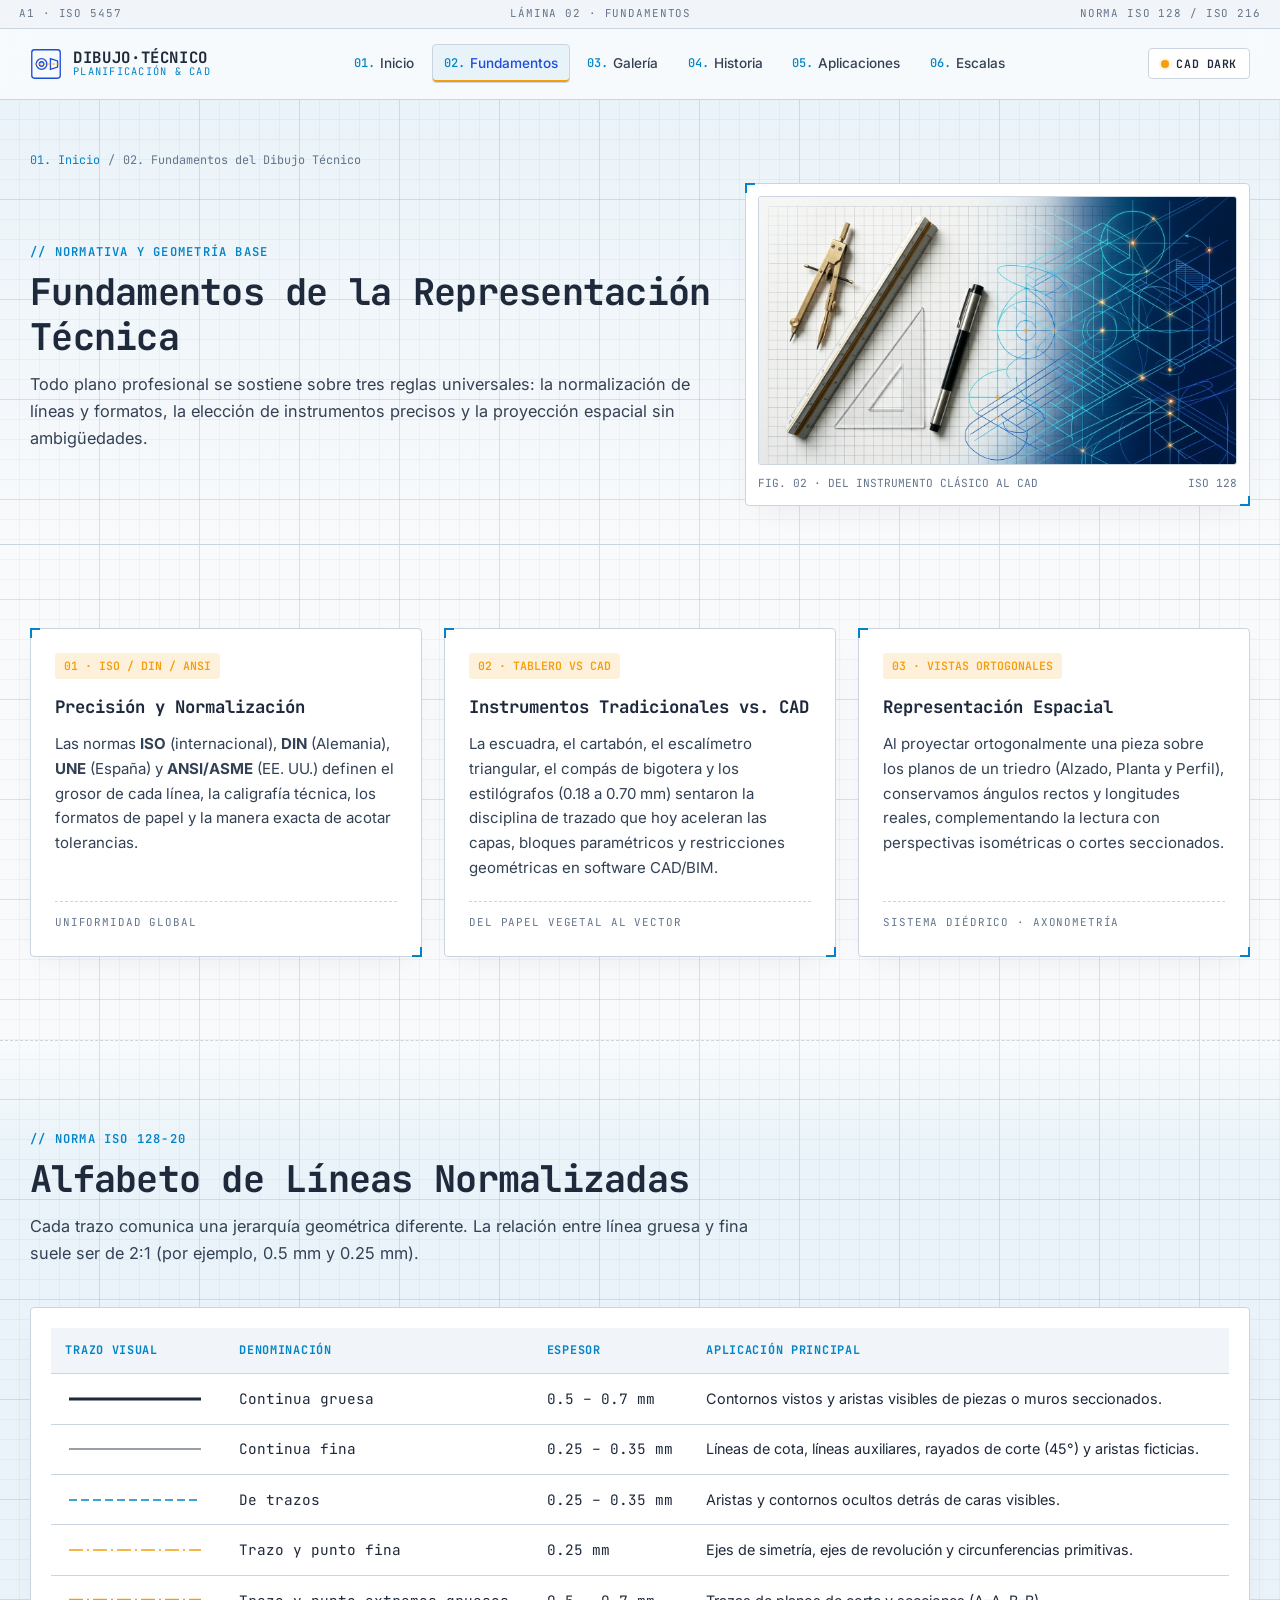
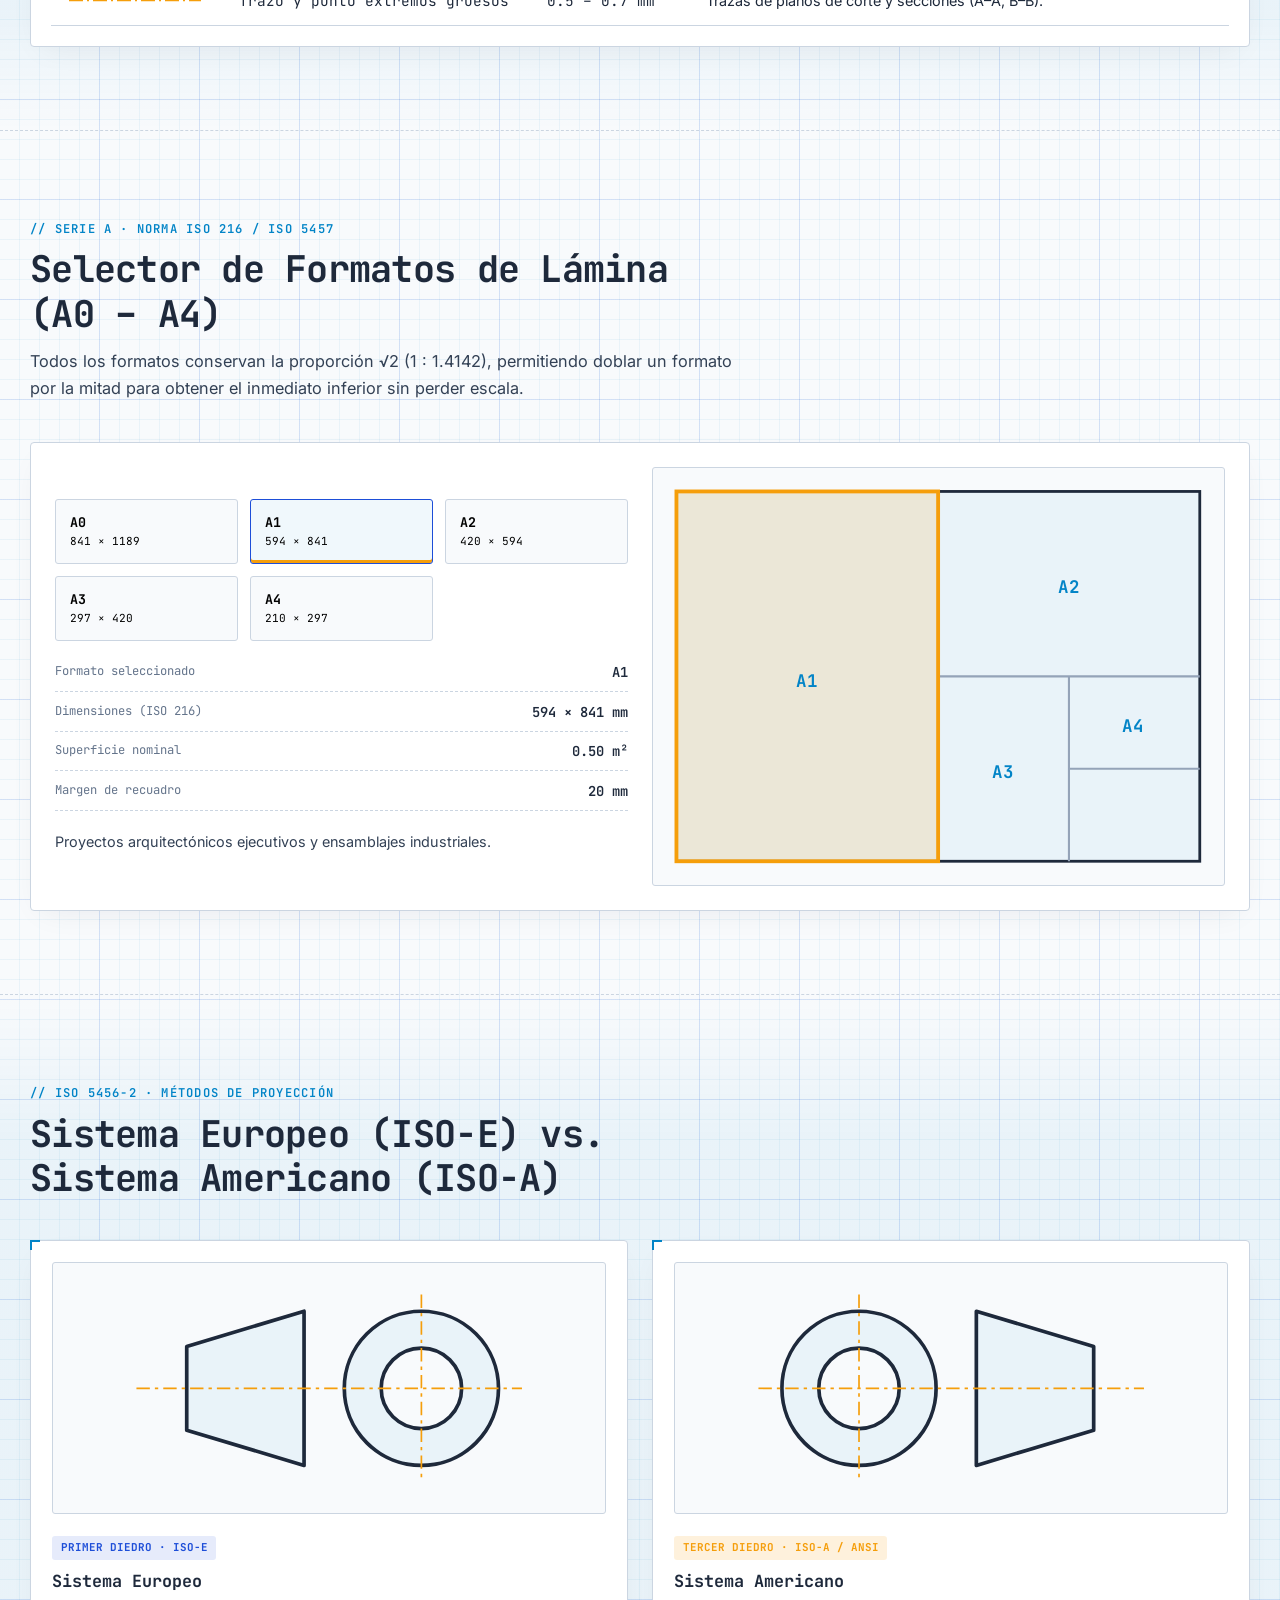
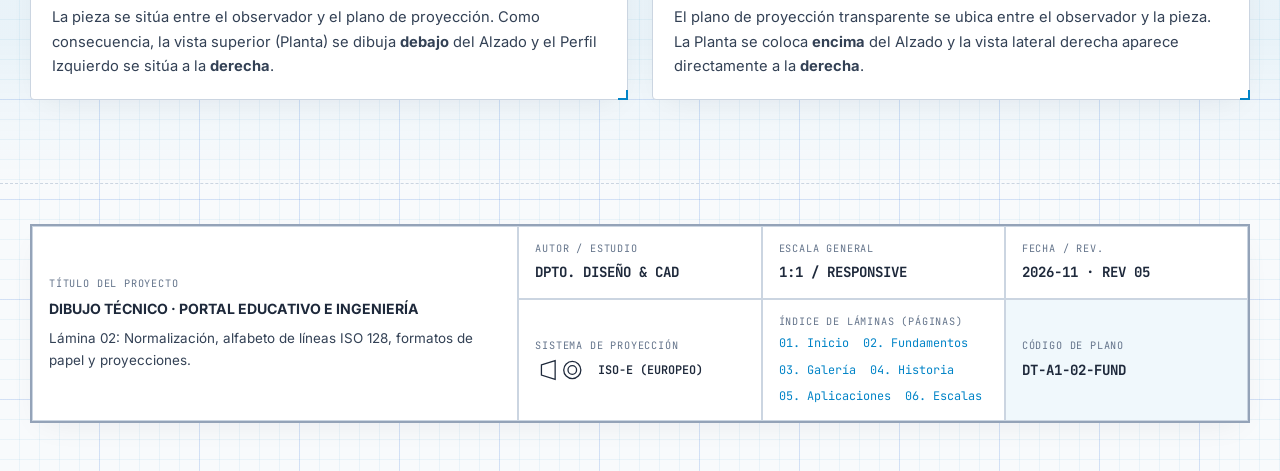
<file: fundamentos.html>
<!DOCTYPE html>
<html lang="es" data-theme="light">
<head>
  <meta charset="UTF-8" />
  <meta name="viewport" content="width=device-width, initial-scale=1.0" />
  <title>Fundamentos | DIBUJO·TÉCNICO — Normalización, Líneas y Formatos</title>
  <meta name="description" content="Fundamentos del Dibujo Técnico: normalización ISO/DIN/ANSI, tipos de línea ISO 128, formatos de papel ISO 216, instrumentos vs CAD y sistema diédrico." />
  <link rel="preconnect" href="https://fonts.googleapis.com" />
  <link rel="preconnect" href="https://fonts.gstatic.com" crossorigin />
  <link href="https://fonts.googleapis.com/css2?family=Inter:wght@400;500;600;700&family=JetBrains+Mono:wght@400;500;600;700&display=swap" rel="stylesheet" />
  <link rel="stylesheet" href="styles.css" />
</head>
<body class="blueprint-grid" data-page="fundamentos">
  <div class="sheet-margin-top" aria-hidden="true">
    <span class="coord-marker">A1 · ISO 5457</span>
    <span class="coord-marker">LÁMINA 02 · FUNDAMENTOS</span>
    <span class="coord-marker">NORMA ISO 128 / ISO 216</span>
  </div>

  <header class="site-header" id="top">
    <nav class="navbar container" aria-label="Navegación principal">
      <a href="index.html" class="brand" aria-label="Ir al inicio">
        <span class="brand-symbol" aria-hidden="true">
          <svg viewBox="0 0 36 36" width="32" height="32" fill="none">
            <rect x="2" y="2" width="32" height="32" rx="3" stroke="currentColor" stroke-width="1.5" />
            <circle cx="13" cy="18" r="6" stroke="currentColor" stroke-width="1.5" />
            <circle cx="13" cy="18" r="2.5" stroke="currentColor" stroke-width="1.5" />
            <polygon points="23,12 31,14.5 31,21.5 23,24" stroke="currentColor" stroke-width="1.5" />
            <line x1="5" y1="18" x2="33" y2="18" stroke="var(--accent-amber)" stroke-width="1" stroke-dasharray="3 2" />
          </svg>
        </span>
        <span class="brand-text">
          <span class="brand-title">DIBUJO·TÉCNICO</span>
          <span class="brand-sub mono">PLANIFICACIÓN &amp; CAD</span>
        </span>
      </a>

      <ul class="nav-links" id="navLinks">
        <li><a href="index.html" class="nav-link" data-page="inicio"><span class="nav-idx mono">01.</span>Inicio</a></li>
        <li><a href="fundamentos.html" class="nav-link active" data-page="fundamentos"><span class="nav-idx mono">02.</span>Fundamentos</a></li>
        <li><a href="galeria.html" class="nav-link" data-page="galeria"><span class="nav-idx mono">03.</span>Galería</a></li>
        <li><a href="historia.html" class="nav-link" data-page="historia"><span class="nav-idx mono">04.</span>Historia</a></li>
        <li><a href="aplicaciones.html" class="nav-link" data-page="aplicaciones"><span class="nav-idx mono">05.</span>Aplicaciones</a></li>
        <li><a href="escalas.html" class="nav-link" data-page="escalas"><span class="nav-idx mono">06.</span>Escalas</a></li>
      </ul>

      <div class="nav-actions">
        <button type="button" class="theme-toggle mono" id="themeToggle" aria-label="Alternar tema">
          <span class="theme-dot" aria-hidden="true"></span>
          <span id="themeLabel">CAD DARK</span>
        </button>
        <button type="button" class="hamburger" id="hamburgerBtn" aria-label="Abrir menú" aria-expanded="false" aria-controls="navLinks">
          <span></span><span></span><span></span>
        </button>
      </div>
    </nav>
  </header>

  <main>
    <section class="page-banner">
      <div class="container">
        <div class="breadcrumb mono">
          <a href="index.html">01. Inicio</a><span>/</span><span>02. Fundamentos del Dibujo Técnico</span>
        </div>
        <div class="banner-split">
          <div class="reveal">
            <span class="section-eyebrow mono">// NORMATIVA Y GEOMETRÍA BASE</span>
            <h1 class="section-title">Fundamentos de la Representación Técnica</h1>
            <p class="section-lead">
              Todo plano profesional se sostiene sobre tres reglas universales: la normalización de líneas y formatos, la elección de instrumentos precisos y la proyección espacial sin ambigüedades.
            </p>
          </div>
          <div class="media-frame card-blueprint reveal">
            <div class="corner-mark tl" aria-hidden="true"></div>
            <div class="corner-mark br" aria-hidden="true"></div>
            <img src="assets/img/hero-drafting-instruments.jpg" alt="Instrumentos de dibujo técnico tradicional y CAD" class="media-img" />
            <div class="media-caption mono">
              <span>FIG. 02 · DEL INSTRUMENTO CLÁSICO AL CAD</span>
              <span>ISO 128</span>
            </div>
          </div>
        </div>
      </div>
    </section>

    <!-- 3 PILARES FUNDAMENTALES -->
    <section class="section">
      <div class="container">
        <div class="pillars-grid">
          <article class="pillar-card card-blueprint reveal">
            <div class="corner-mark tl" aria-hidden="true"></div>
            <div class="corner-mark br" aria-hidden="true"></div>
            <div class="pillar-header">
              <span class="pillar-code mono">01 · ISO / DIN / ANSI</span>
            </div>
            <h3>Precisión y Normalización</h3>
            <p>
              Las normas <strong>ISO</strong> (internacional), <strong>DIN</strong> (Alemania), <strong>UNE</strong> (España) y <strong>ANSI/ASME</strong> (EE. UU.) definen el grosor de cada línea, la caligrafía técnica, los formatos de papel y la manera exacta de acotar tolerancias.
            </p>
            <div class="pillar-footer mono">UNIFORMIDAD GLOBAL</div>
          </article>

          <article class="pillar-card card-blueprint reveal">
            <div class="corner-mark tl" aria-hidden="true"></div>
            <div class="corner-mark br" aria-hidden="true"></div>
            <div class="pillar-header">
              <span class="pillar-code mono">02 · TABLERO VS CAD</span>
            </div>
            <h3>Instrumentos Tradicionales vs. CAD</h3>
            <p>
              La escuadra, el cartabón, el escalímetro triangular, el compás de bigotera y los estilógrafos (0.18 a 0.70 mm) sentaron la disciplina de trazado que hoy aceleran las capas, bloques paramétricos y restricciones geométricas en software CAD/BIM.
            </p>
            <div class="pillar-footer mono">DEL PAPEL VEGETAL AL VECTOR</div>
          </article>

          <article class="pillar-card card-blueprint reveal">
            <div class="corner-mark tl" aria-hidden="true"></div>
            <div class="corner-mark br" aria-hidden="true"></div>
            <div class="pillar-header">
              <span class="pillar-code mono">03 · VISTAS ORTOGONALES</span>
            </div>
            <h3>Representación Espacial</h3>
            <p>
              Al proyectar ortogonalmente una pieza sobre los planos de un triedro (Alzado, Planta y Perfil), conservamos ángulos rectos y longitudes reales, complementando la lectura con perspectivas isométricas o cortes seccionados.
            </p>
            <div class="pillar-footer mono">SISTEMA DIÉDRICO · AXONOMETRÍA</div>
          </article>
        </div>
      </div>
    </section>

    <!-- TABLA DE LÍNEAS NORMALIZADAS ISO 128 -->
    <section class="section section-alt">
      <div class="container">
        <div class="section-header reveal">
          <span class="section-eyebrow mono">// NORMA ISO 128-20</span>
          <h2 class="section-title">Alfabeto de Líneas Normalizadas</h2>
          <p class="section-lead">Cada trazo comunica una jerarquía geométrica diferente. La relación entre línea gruesa y fina suele ser de 2:1 (por ejemplo, 0.5 mm y 0.25 mm).</p>
        </div>

        <div class="iso-table-wrap card-blueprint reveal">
          <table class="iso-table">
            <thead>
              <tr>
                <th>TRAZO VISUAL</th>
                <th>DENOMINACIÓN</th>
                <th>ESPESOR</th>
                <th>APLICACIÓN PRINCIPAL</th>
              </tr>
            </thead>
            <tbody>
              <tr>
                <td>
                  <svg viewBox="0 0 140 16" width="140" height="16"><line x1="4" y1="8" x2="136" y2="8" stroke="var(--text-primary)" stroke-width="2.8" /></svg>
                </td>
                <td class="mono">Continua gruesa</td>
                <td class="mono">0.5 – 0.7 mm</td>
                <td>Contornos vistos y aristas visibles de piezas o muros seccionados.</td>
              </tr>
              <tr>
                <td>
                  <svg viewBox="0 0 140 16" width="140" height="16"><line x1="4" y1="8" x2="136" y2="8" stroke="var(--text-secondary)" stroke-width="1.2" /></svg>
                </td>
                <td class="mono">Continua fina</td>
                <td class="mono">0.25 – 0.35 mm</td>
                <td>Líneas de cota, líneas auxiliares, rayados de corte (45°) y aristas ficticias.</td>
              </tr>
              <tr>
                <td>
                  <svg viewBox="0 0 140 16" width="140" height="16"><line x1="4" y1="8" x2="136" y2="8" stroke="var(--accent-cyan)" stroke-width="1.6" stroke-dasharray="8 4" /></svg>
                </td>
                <td class="mono">De trazos</td>
                <td class="mono">0.25 – 0.35 mm</td>
                <td>Aristas y contornos ocultos detrás de caras visibles.</td>
              </tr>
              <tr>
                <td>
                  <svg viewBox="0 0 140 16" width="140" height="16"><line x1="4" y1="8" x2="136" y2="8" stroke="var(--accent-amber)" stroke-width="1.4" stroke-dasharray="14 4 2 4" /></svg>
                </td>
                <td class="mono">Trazo y punto fina</td>
                <td class="mono">0.25 mm</td>
                <td>Ejes de simetría, ejes de revolución y circunferencias primitivas.</td>
              </tr>
              <tr>
                <td>
                  <svg viewBox="0 0 140 16" width="140" height="16"><line x1="4" y1="8" x2="136" y2="8" stroke="var(--accent-amber)" stroke-width="2.6" stroke-dasharray="14 4 2 4" /></svg>
                </td>
                <td class="mono">Trazo y punto extremos gruesos</td>
                <td class="mono">0.5 – 0.7 mm</td>
                <td>Trazas de planos de corte y secciones (A–A, B–B).</td>
              </tr>
            </tbody>
          </table>
        </div>
      </div>
    </section>

    <!-- FORMATOS DE PAPEL ISO 216 -->
    <section class="section">
      <div class="container">
        <div class="section-header reveal">
          <span class="section-eyebrow mono">// SERIE A · NORMA ISO 216 / ISO 5457</span>
          <h2 class="section-title">Selector de Formatos de Lámina (A0 – A4)</h2>
          <p class="section-lead">Todos los formatos conservan la proporción √2 (1 : 1.4142), permitiendo doblar un formato por la mitad para obtener el inmediato inferior sin perder escala.</p>
        </div>

        <div class="formats-grid card-blueprint reveal" style="padding:1.5rem;">
          <div>
            <div class="format-cards" style="margin-bottom:1.25rem;">
              <button type="button" class="format-btn mono" data-format="A0"><strong>A0</strong><br><small>841 × 1189</small></button>
              <button type="button" class="format-btn active mono" data-format="A1"><strong>A1</strong><br><small>594 × 841</small></button>
              <button type="button" class="format-btn mono" data-format="A2"><strong>A2</strong><br><small>420 × 594</small></button>
              <button type="button" class="format-btn mono" data-format="A3"><strong>A3</strong><br><small>297 × 420</small></button>
              <button type="button" class="format-btn mono" data-format="A4"><strong>A4</strong><br><small>210 × 297</small></button>
            </div>
            <dl class="specs-list" id="formatReadout"></dl>
          </div>

          <div class="hero-svg-wrap">
            <svg viewBox="0 0 320 232" class="blueprint-svg" aria-label="Diagrama proporcional de formatos A0 a A4">
              <rect x="10" y="10" width="300" height="212" fill="var(--surface-tint)" stroke="var(--text-primary)" stroke-width="1.6" />
              <line x1="160" y1="10" x2="160" y2="222" stroke="var(--border-strong)" stroke-width="1.2" />
              <line x1="160" y1="116" x2="310" y2="116" stroke="var(--border-strong)" stroke-width="1.2" />
              <line x1="235" y1="116" x2="235" y2="222" stroke="var(--border-strong)" stroke-width="1.2" />
              <line x1="235" y1="169" x2="310" y2="169" stroke="var(--border-strong)" stroke-width="1.2" />
              <rect id="formatHighlight" x="10" y="10" width="150" height="212" fill="var(--accent-amber-soft)" stroke="var(--accent-amber)" stroke-width="2.2" />
              <text x="85" y="122" class="svg-label mono" text-anchor="middle">A1</text>
              <text x="235" y="68" class="svg-label mono" text-anchor="middle">A2</text>
              <text x="197" y="174" class="svg-label mono" text-anchor="middle">A3</text>
              <text x="272" y="148" class="svg-label mono" text-anchor="middle">A4</text>
            </svg>
          </div>
        </div>
      </div>
    </section>

    <!-- SISTEMA EUROPEO VS AMERICANO -->
    <section class="section section-alt">
      <div class="container">
        <div class="section-header reveal">
          <span class="section-eyebrow mono">// ISO 5456-2 · MÉTODOS DE PROYECCIÓN</span>
          <h2 class="section-title">Sistema Europeo (ISO-E) vs. Sistema Americano (ISO-A)</h2>
        </div>

        <div class="comparison-grid">
          <article class="comp-card card-blueprint reveal">
            <div class="corner-mark tl" aria-hidden="true"></div>
            <div class="corner-mark br" aria-hidden="true"></div>
            <div class="comp-svg-box">
              <svg viewBox="0 0 320 140" class="blueprint-svg" aria-label="Símbolo del Primer Diedro ISO-E">
                <polygon points="75,45 145,24 145,116 75,95" fill="var(--surface-tint)" class="draw-line draw-thick" />
                <circle cx="215" cy="70" r="46" fill="var(--surface-tint)" class="draw-line draw-thick" />
                <circle cx="215" cy="70" r="24" fill="var(--bg-canvas)" class="draw-line draw-thick" />
                <line x1="45" y1="70" x2="275" y2="70" class="draw-axis" />
                <line x1="215" y1="14" x2="215" y2="126" class="draw-axis" />
              </svg>
            </div>
            <div class="comp-body">
              <span class="mono comp-badge badge-blue">PRIMER DIEDRO · ISO-E</span>
              <h4>Sistema Europeo</h4>
              <p style="font-size:0.92rem; color:var(--text-secondary); margin:0;">
                La pieza se sitúa entre el observador y el plano de proyección. Como consecuencia, la vista superior (Planta) se dibuja <strong>debajo</strong> del Alzado y el Perfil Izquierdo se sitúa a la <strong>derecha</strong>.
              </p>
            </div>
          </article>

          <article class="comp-card card-blueprint reveal">
            <div class="corner-mark tl" aria-hidden="true"></div>
            <div class="corner-mark br" aria-hidden="true"></div>
            <div class="comp-svg-box">
              <svg viewBox="0 0 320 140" class="blueprint-svg" aria-label="Símbolo del Tercer Diedro ISO-A">
                <circle cx="105" cy="70" r="46" fill="var(--surface-tint)" class="draw-line draw-thick" />
                <circle cx="105" cy="70" r="24" fill="var(--bg-canvas)" class="draw-line draw-thick" />
                <polygon points="175,24 245,45 245,95 175,116" fill="var(--surface-tint)" class="draw-line draw-thick" />
                <line x1="45" y1="70" x2="275" y2="70" class="draw-axis" />
                <line x1="105" y1="14" x2="105" y2="126" class="draw-axis" />
              </svg>
            </div>
            <div class="comp-body">
              <span class="mono comp-badge">TERCER DIEDRO · ISO-A / ANSI</span>
              <h4>Sistema Americano</h4>
              <p style="font-size:0.92rem; color:var(--text-secondary); margin:0;">
                El plano de proyección transparente se ubica entre el observador y la pieza. La Planta se coloca <strong>encima</strong> del Alzado y la vista lateral derecha aparece directamente a la <strong>derecha</strong>.
              </p>
            </div>
          </article>
        </div>
      </div>
    </section>
  </main>

  <footer class="site-footer">
    <div class="container">
      <div class="cajetin-sheet">
        <div class="cajetin-cell cell-main">
          <span class="cajetin-k mono">TÍTULO DEL PROYECTO</span>
          <strong class="cajetin-v">DIBUJO TÉCNICO · PORTAL EDUCATIVO E INGENIERÍA</strong>
          <p class="cajetin-desc">Lámina 02: Normalización, alfabeto de líneas ISO 128, formatos de papel y proyecciones.</p>
        </div>
        <div class="cajetin-cell"><span class="cajetin-k mono">AUTOR / ESTUDIO</span><span class="cajetin-v mono">DPTO. DISEÑO &amp; CAD</span></div>
        <div class="cajetin-cell"><span class="cajetin-k mono">ESCALA GENERAL</span><span class="cajetin-v mono">1:1 / RESPONSIVE</span></div>
        <div class="cajetin-cell"><span class="cajetin-k mono">FECHA / REV.</span><span class="cajetin-v mono">2026-11 · REV 05</span></div>
        <div class="cajetin-cell cell-proj">
          <span class="cajetin-k mono">SISTEMA DE PROYECCIÓN</span>
          <div class="proj-symbol-row">
            <svg viewBox="0 0 60 28" width="54" height="24" aria-label="Símbolo ISO-E">
              <polygon points="6,8 22,3 22,25 6,20" fill="none" stroke="currentColor" stroke-width="1.5" />
              <circle cx="42" cy="14" r="10" fill="none" stroke="currentColor" stroke-width="1.5" />
              <circle cx="42" cy="14" r="5" fill="none" stroke="currentColor" stroke-width="1.5" />
            </svg>
            <span class="mono">ISO-E (EUROPEO)</span>
          </div>
        </div>
        <div class="cajetin-cell cell-links">
          <span class="cajetin-k mono">ÍNDICE DE LÁMINAS (PÁGINAS)</span>
          <nav class="footer-nav mono" aria-label="Enlaces rápidos">
            <a href="index.html">01. Inicio</a>
            <a href="fundamentos.html">02. Fundamentos</a>
            <a href="galeria.html">03. Galería</a>
            <a href="historia.html">04. Historia</a>
            <a href="aplicaciones.html">05. Aplicaciones</a>
            <a href="escalas.html">06. Escalas</a>
          </nav>
        </div>
        <div class="cajetin-cell cell-code">
          <span class="cajetin-k mono">CÓDIGO DE PLANO</span>
          <span class="cajetin-v mono">DT-A1-02-FUND</span>
        </div>
      </div>
    </div>
  </footer>

  <script src="app.js" defer></script>
</body>
</html>
</file>
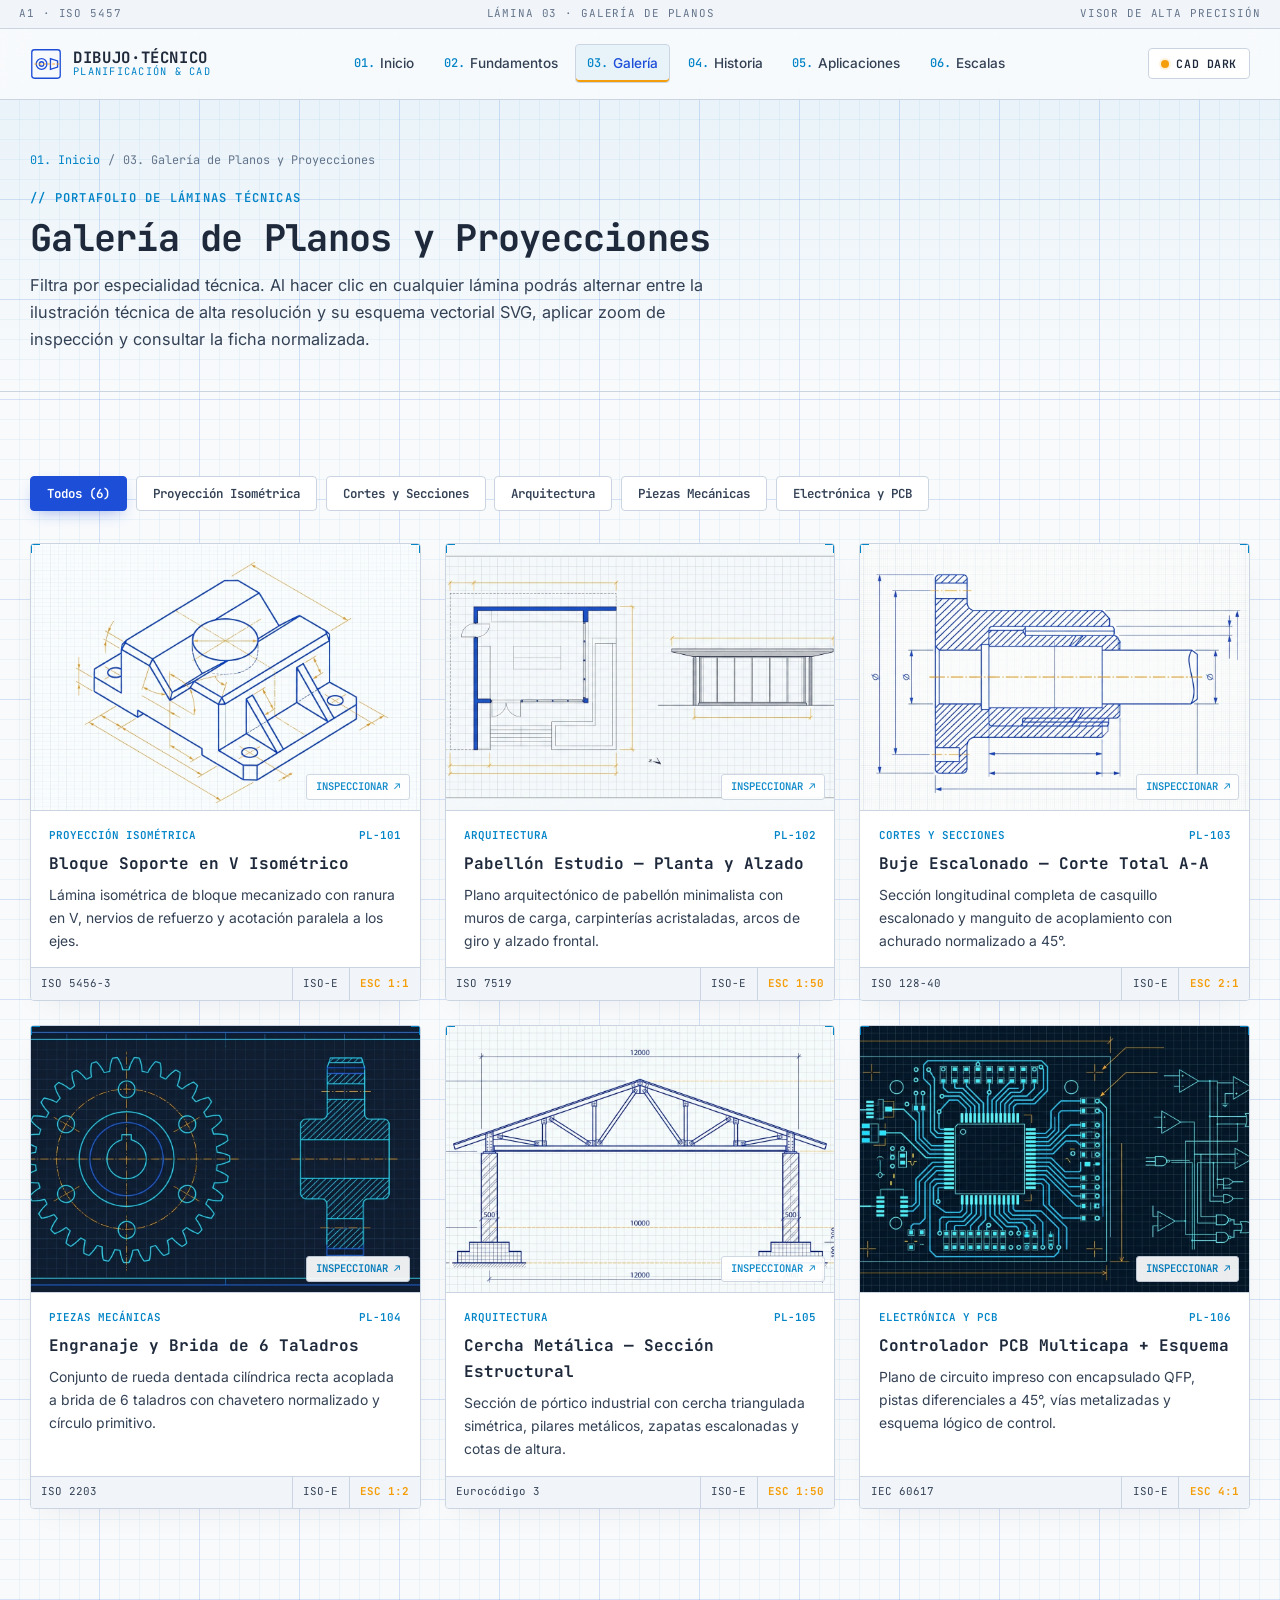
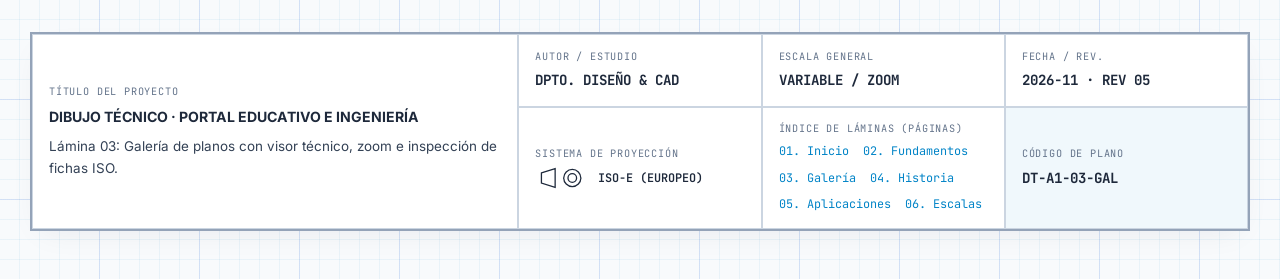
<file: galeria.html>
<!DOCTYPE html>
<html lang="es" data-theme="light">
<head>
  <meta charset="UTF-8" />
  <meta name="viewport" content="width=device-width, initial-scale=1.0" />
  <title>Galería de Planos | DIBUJO·TÉCNICO — Proyecciones y Secciones</title>
  <meta name="description" content="Portafolio de planos técnicos: proyecciones isométricas, cortes y secciones, arquitectura, mecánica y PCB con visor lightbox con zoom y ficha técnica." />
  <link rel="preconnect" href="https://fonts.googleapis.com" />
  <link rel="preconnect" href="https://fonts.gstatic.com" crossorigin />
  <link href="https://fonts.googleapis.com/css2?family=Inter:wght@400;500;600;700&family=JetBrains+Mono:wght@400;500;600;700&display=swap" rel="stylesheet" />
  <link rel="stylesheet" href="styles.css" />
</head>
<body class="blueprint-grid" data-page="galeria">
  <div class="sheet-margin-top" aria-hidden="true">
    <span class="coord-marker">A1 · ISO 5457</span>
    <span class="coord-marker">LÁMINA 03 · GALERÍA DE PLANOS</span>
    <span class="coord-marker">VISOR DE ALTA PRECISIÓN</span>
  </div>

  <header class="site-header" id="top">
    <nav class="navbar container" aria-label="Navegación principal">
      <a href="index.html" class="brand" aria-label="Ir al inicio">
        <span class="brand-symbol" aria-hidden="true">
          <svg viewBox="0 0 36 36" width="32" height="32" fill="none">
            <rect x="2" y="2" width="32" height="32" rx="3" stroke="currentColor" stroke-width="1.5" />
            <circle cx="13" cy="18" r="6" stroke="currentColor" stroke-width="1.5" />
            <circle cx="13" cy="18" r="2.5" stroke="currentColor" stroke-width="1.5" />
            <polygon points="23,12 31,14.5 31,21.5 23,24" stroke="currentColor" stroke-width="1.5" />
            <line x1="5" y1="18" x2="33" y2="18" stroke="var(--accent-amber)" stroke-width="1" stroke-dasharray="3 2" />
          </svg>
        </span>
        <span class="brand-text">
          <span class="brand-title">DIBUJO·TÉCNICO</span>
          <span class="brand-sub mono">PLANIFICACIÓN &amp; CAD</span>
        </span>
      </a>

      <ul class="nav-links" id="navLinks">
        <li><a href="index.html" class="nav-link" data-page="inicio"><span class="nav-idx mono">01.</span>Inicio</a></li>
        <li><a href="fundamentos.html" class="nav-link" data-page="fundamentos"><span class="nav-idx mono">02.</span>Fundamentos</a></li>
        <li><a href="galeria.html" class="nav-link active" data-page="galeria"><span class="nav-idx mono">03.</span>Galería</a></li>
        <li><a href="historia.html" class="nav-link" data-page="historia"><span class="nav-idx mono">04.</span>Historia</a></li>
        <li><a href="aplicaciones.html" class="nav-link" data-page="aplicaciones"><span class="nav-idx mono">05.</span>Aplicaciones</a></li>
        <li><a href="escalas.html" class="nav-link" data-page="escalas"><span class="nav-idx mono">06.</span>Escalas</a></li>
      </ul>

      <div class="nav-actions">
        <button type="button" class="theme-toggle mono" id="themeToggle" aria-label="Alternar tema">
          <span class="theme-dot" aria-hidden="true"></span>
          <span id="themeLabel">CAD DARK</span>
        </button>
        <button type="button" class="hamburger" id="hamburgerBtn" aria-label="Abrir menú" aria-expanded="false" aria-controls="navLinks">
          <span></span><span></span><span></span>
        </button>
      </div>
    </nav>
  </header>

  <main>
    <section class="page-banner">
      <div class="container">
        <div class="breadcrumb mono">
          <a href="index.html">01. Inicio</a><span>/</span><span>03. Galería de Planos y Proyecciones</span>
        </div>
        <div class="section-header" style="margin-bottom:0;">
          <span class="section-eyebrow mono">// PORTAFOLIO DE LÁMINAS TÉCNICAS</span>
          <h1 class="section-title">Galería de Planos y Proyecciones</h1>
          <p class="section-lead">
            Filtra por especialidad técnica. Al hacer clic en cualquier lámina podrás alternar entre la ilustración técnica de alta resolución y su esquema vectorial SVG, aplicar zoom de inspección y consultar la ficha normalizada.
          </p>
        </div>
      </div>
    </section>

    <section class="section">
      <div class="container">
        <div class="filter-bar reveal" role="tablist" aria-label="Filtrar planos por categoría">
          <button type="button" class="filter-btn active mono" data-filter="all" role="tab" aria-selected="true">Todos (6)</button>
          <button type="button" class="filter-btn mono" data-filter="isometrica" role="tab" aria-selected="false">Proyección Isométrica</button>
          <button type="button" class="filter-btn mono" data-filter="cortes" role="tab" aria-selected="false">Cortes y Secciones</button>
          <button type="button" class="filter-btn mono" data-filter="arquitectura" role="tab" aria-selected="false">Arquitectura</button>
          <button type="button" class="filter-btn mono" data-filter="mecanica" role="tab" aria-selected="false">Piezas Mecánicas</button>
          <button type="button" class="filter-btn mono" data-filter="electronica" role="tab" aria-selected="false">Electrónica y PCB</button>
        </div>

        <div class="gallery-grid" id="galleryGrid"></div>
      </div>
    </section>
  </main>

  <footer class="site-footer">
    <div class="container">
      <div class="cajetin-sheet">
        <div class="cajetin-cell cell-main">
          <span class="cajetin-k mono">TÍTULO DEL PROYECTO</span>
          <strong class="cajetin-v">DIBUJO TÉCNICO · PORTAL EDUCATIVO E INGENIERÍA</strong>
          <p class="cajetin-desc">Lámina 03: Galería de planos con visor técnico, zoom e inspección de fichas ISO.</p>
        </div>
        <div class="cajetin-cell"><span class="cajetin-k mono">AUTOR / ESTUDIO</span><span class="cajetin-v mono">DPTO. DISEÑO &amp; CAD</span></div>
        <div class="cajetin-cell"><span class="cajetin-k mono">ESCALA GENERAL</span><span class="cajetin-v mono">VARIABLE / ZOOM</span></div>
        <div class="cajetin-cell"><span class="cajetin-k mono">FECHA / REV.</span><span class="cajetin-v mono">2026-11 · REV 05</span></div>
        <div class="cajetin-cell cell-proj">
          <span class="cajetin-k mono">SISTEMA DE PROYECCIÓN</span>
          <div class="proj-symbol-row">
            <svg viewBox="0 0 60 28" width="54" height="24" aria-label="Símbolo ISO-E">
              <polygon points="6,8 22,3 22,25 6,20" fill="none" stroke="currentColor" stroke-width="1.5" />
              <circle cx="42" cy="14" r="10" fill="none" stroke="currentColor" stroke-width="1.5" />
              <circle cx="42" cy="14" r="5" fill="none" stroke="currentColor" stroke-width="1.5" />
            </svg>
            <span class="mono">ISO-E (EUROPEO)</span>
          </div>
        </div>
        <div class="cajetin-cell cell-links">
          <span class="cajetin-k mono">ÍNDICE DE LÁMINAS (PÁGINAS)</span>
          <nav class="footer-nav mono" aria-label="Enlaces rápidos">
            <a href="index.html">01. Inicio</a>
            <a href="fundamentos.html">02. Fundamentos</a>
            <a href="galeria.html">03. Galería</a>
            <a href="historia.html">04. Historia</a>
            <a href="aplicaciones.html">05. Aplicaciones</a>
            <a href="escalas.html">06. Escalas</a>
          </nav>
        </div>
        <div class="cajetin-cell cell-code">
          <span class="cajetin-k mono">CÓDIGO DE PLANO</span>
          <span class="cajetin-v mono">DT-A1-03-GAL</span>
        </div>
      </div>
    </div>
  </footer>

  <!-- MODAL LIGHTBOX CON CONMUTADOR LÁMINA HD / ESQUEMA SVG Y ZOOM -->
  <div class="modal-backdrop" id="blueprintModal" role="dialog" aria-modal="true" aria-labelledby="modalTitle" hidden>
    <div class="modal-window card-blueprint">
      <div class="corner-mark tl" aria-hidden="true"></div>
      <div class="corner-mark tr" aria-hidden="true"></div>
      <div class="corner-mark bl" aria-hidden="true"></div>
      <div class="corner-mark br" aria-hidden="true"></div>

      <div class="modal-topbar">
        <div class="modal-title-group">
          <span class="mono modal-code" id="modalCode">PL-001</span>
          <h3 id="modalTitle">Título del Plano</h3>
        </div>

        <div class="modal-controls">
          <div class="modal-mode-switch" role="group" aria-label="Modo de visualización">
            <button type="button" class="mode-btn active mono" data-mode="image">Lámina HD</button>
            <button type="button" class="mode-btn mono" data-mode="svg">Esquema SVG</button>
          </div>
          <button type="button" class="zoom-btn mono" id="zoomOutBtn" aria-label="Alejar plano">−</button>
          <span class="zoom-readout mono" id="zoomReadout">100%</span>
          <button type="button" class="zoom-btn mono" id="zoomInBtn" aria-label="Acercar plano">+</button>
          <button type="button" class="zoom-btn mono" id="zoomResetBtn" aria-label="Restablecer zoom">1:1</button>
          <button type="button" class="modal-close" id="modalCloseBtn" aria-label="Cerrar visor de plano">✕</button>
        </div>
      </div>

      <div class="modal-body">
        <div class="modal-viewport blueprint-grid" id="modalViewport">
          <div class="modal-svg-stage" id="modalSvgStage"></div>
        </div>

        <aside class="modal-specs">
          <span class="mono specs-heading">FICHA TÉCNICA NORMALIZADA</span>
          <dl class="specs-list">
            <div class="spec-row"><dt class="mono">Categoría</dt><dd id="specCategory">—</dd></div>
            <div class="spec-row"><dt class="mono">Escala</dt><dd class="mono" id="specScale">—</dd></div>
            <div class="spec-row"><dt class="mono">Proyección</dt><dd class="mono" id="specProjection">—</dd></div>
            <div class="spec-row"><dt class="mono">Normativa</dt><dd class="mono" id="specNorm">—</dd></div>
            <div class="spec-row"><dt class="mono">Material / Soporte</dt><dd id="specMaterial">—</dd></div>
          </dl>
          <div class="spec-desc-box">
            <span class="mono specs-sub">DESCRIPCIÓN TÉCNICA</span>
            <p id="specDescription"></p>
          </div>
        </aside>
      </div>
    </div>
  </div>

  <script src="app.js" defer></script>
</body>
</html>
</file>
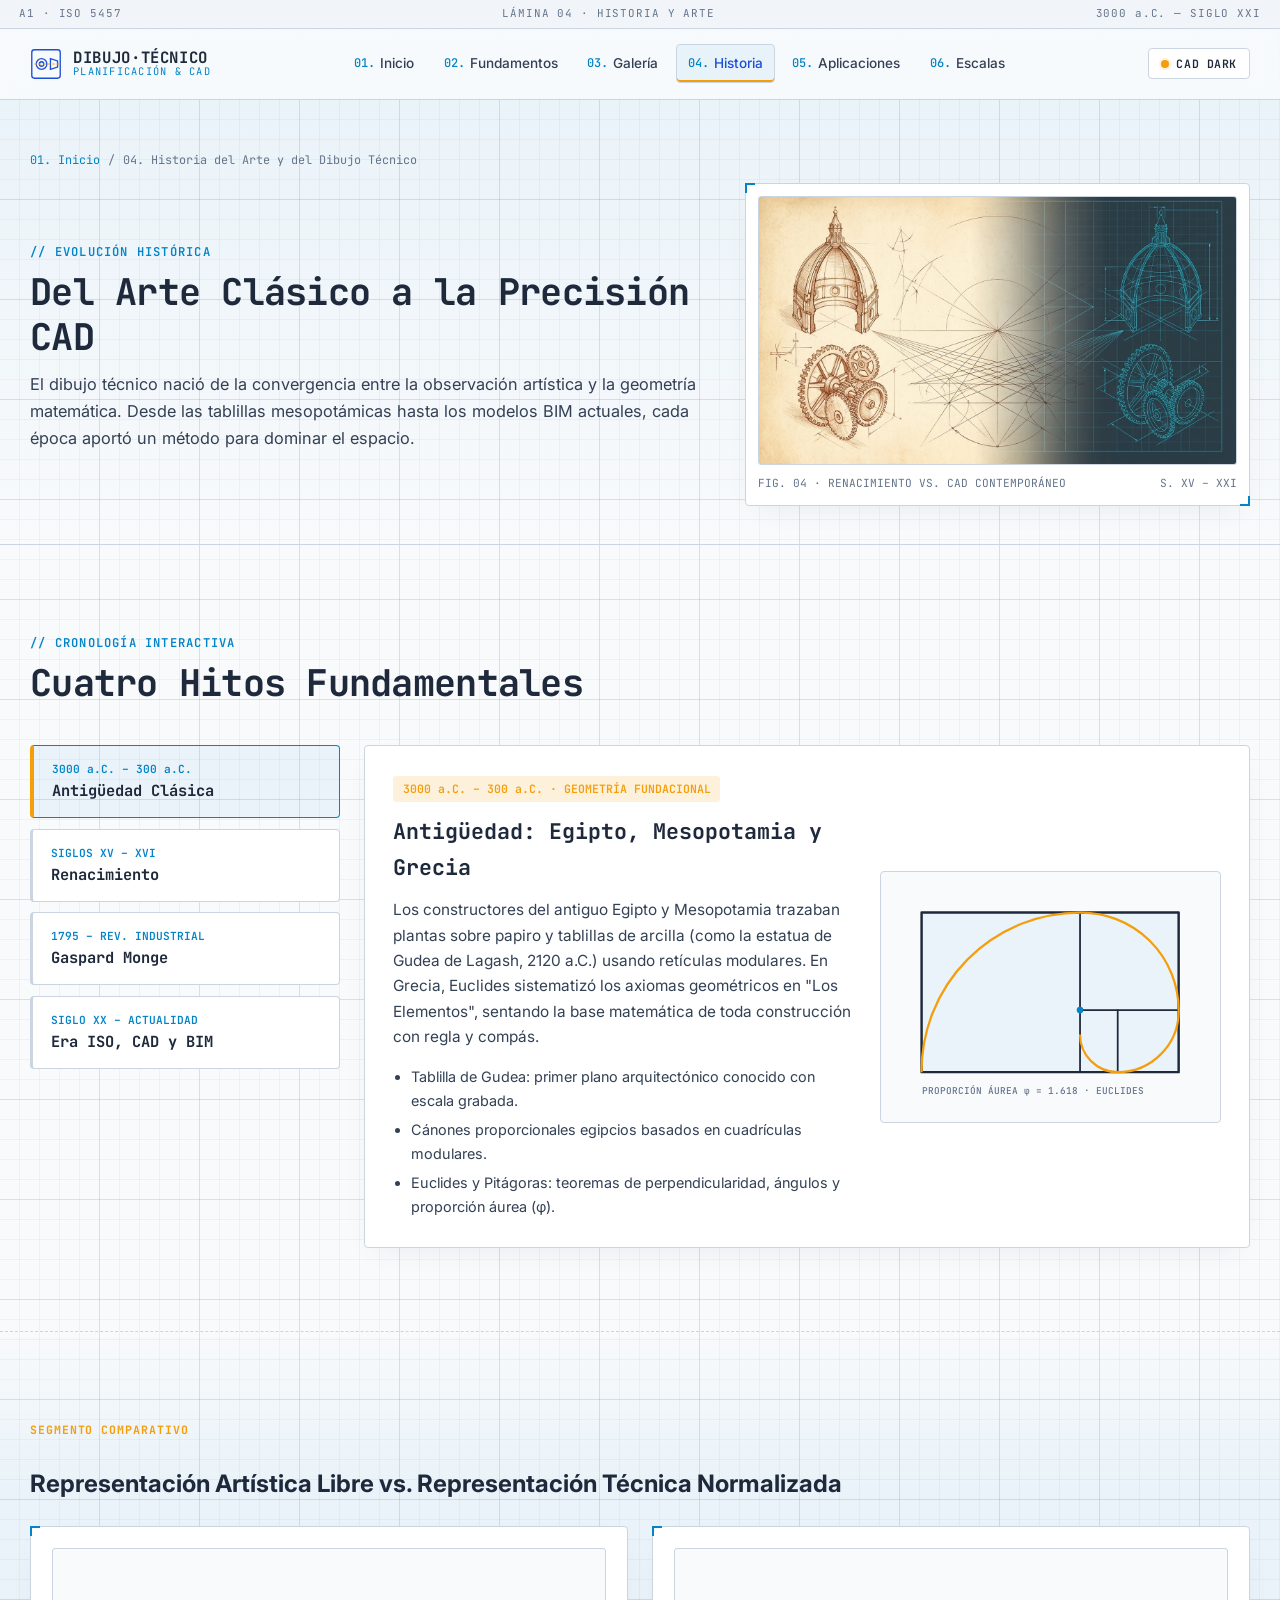
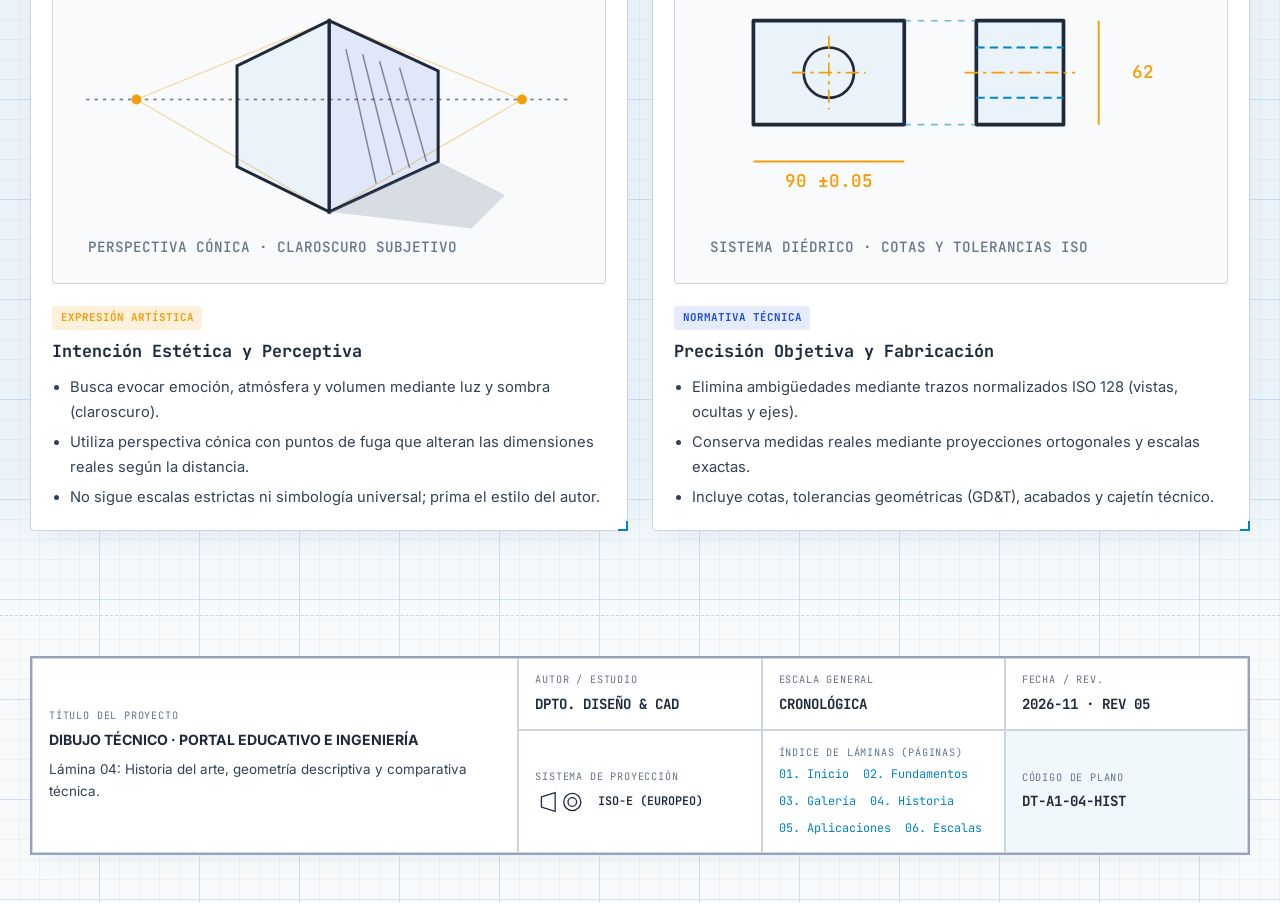
<file: historia.html>
<!DOCTYPE html>
<html lang="es" data-theme="light">
<head>
  <meta charset="UTF-8" />
  <meta name="viewport" content="width=device-width, initial-scale=1.0" />
  <title>Historia | DIBUJO·TÉCNICO — Del Arte Clásico a la Era CAD</title>
  <meta name="description" content="Evolución histórica del dibujo técnico desde Egipto y Euclides, Brunelleschi y Leonardo da Vinci, Gaspard Monge hasta los sistemas CAD/BIM." />
  <link rel="preconnect" href="https://fonts.googleapis.com" />
  <link rel="preconnect" href="https://fonts.gstatic.com" crossorigin />
  <link href="https://fonts.googleapis.com/css2?family=Inter:wght@400;500;600;700&family=JetBrains+Mono:wght@400;500;600;700&display=swap" rel="stylesheet" />
  <link rel="stylesheet" href="styles.css" />
</head>
<body class="blueprint-grid" data-page="historia">
  <div class="sheet-margin-top" aria-hidden="true">
    <span class="coord-marker">A1 · ISO 5457</span>
    <span class="coord-marker">LÁMINA 04 · HISTORIA Y ARTE</span>
    <span class="coord-marker">3000 a.C. — SIGLO XXI</span>
  </div>

  <header class="site-header" id="top">
    <nav class="navbar container" aria-label="Navegación principal">
      <a href="index.html" class="brand" aria-label="Ir al inicio">
        <span class="brand-symbol" aria-hidden="true">
          <svg viewBox="0 0 36 36" width="32" height="32" fill="none">
            <rect x="2" y="2" width="32" height="32" rx="3" stroke="currentColor" stroke-width="1.5" />
            <circle cx="13" cy="18" r="6" stroke="currentColor" stroke-width="1.5" />
            <circle cx="13" cy="18" r="2.5" stroke="currentColor" stroke-width="1.5" />
            <polygon points="23,12 31,14.5 31,21.5 23,24" stroke="currentColor" stroke-width="1.5" />
            <line x1="5" y1="18" x2="33" y2="18" stroke="var(--accent-amber)" stroke-width="1" stroke-dasharray="3 2" />
          </svg>
        </span>
        <span class="brand-text">
          <span class="brand-title">DIBUJO·TÉCNICO</span>
          <span class="brand-sub mono">PLANIFICACIÓN &amp; CAD</span>
        </span>
      </a>

      <ul class="nav-links" id="navLinks">
        <li><a href="index.html" class="nav-link" data-page="inicio"><span class="nav-idx mono">01.</span>Inicio</a></li>
        <li><a href="fundamentos.html" class="nav-link" data-page="fundamentos"><span class="nav-idx mono">02.</span>Fundamentos</a></li>
        <li><a href="galeria.html" class="nav-link" data-page="galeria"><span class="nav-idx mono">03.</span>Galería</a></li>
        <li><a href="historia.html" class="nav-link active" data-page="historia"><span class="nav-idx mono">04.</span>Historia</a></li>
        <li><a href="aplicaciones.html" class="nav-link" data-page="aplicaciones"><span class="nav-idx mono">05.</span>Aplicaciones</a></li>
        <li><a href="escalas.html" class="nav-link" data-page="escalas"><span class="nav-idx mono">06.</span>Escalas</a></li>
      </ul>

      <div class="nav-actions">
        <button type="button" class="theme-toggle mono" id="themeToggle" aria-label="Alternar tema">
          <span class="theme-dot" aria-hidden="true"></span>
          <span id="themeLabel">CAD DARK</span>
        </button>
        <button type="button" class="hamburger" id="hamburgerBtn" aria-label="Abrir menú" aria-expanded="false" aria-controls="navLinks">
          <span></span><span></span><span></span>
        </button>
      </div>
    </nav>
  </header>

  <main>
    <section class="page-banner">
      <div class="container">
        <div class="breadcrumb mono">
          <a href="index.html">01. Inicio</a><span>/</span><span>04. Historia del Arte y del Dibujo Técnico</span>
        </div>
        <div class="banner-split">
          <div class="reveal">
            <span class="section-eyebrow mono">// EVOLUCIÓN HISTÓRICA</span>
            <h1 class="section-title">Del Arte Clásico a la Precisión CAD</h1>
            <p class="section-lead">
              El dibujo técnico nació de la convergencia entre la observación artística y la geometría matemática. Desde las tablillas mesopotámicas hasta los modelos BIM actuales, cada época aportó un método para dominar el espacio.
            </p>
          </div>
          <div class="media-frame card-blueprint reveal">
            <div class="corner-mark tl" aria-hidden="true"></div>
            <div class="corner-mark br" aria-hidden="true"></div>
            <img src="assets/img/history-renaissance.jpg" alt="Transición del estudio renacentista al plano CAD moderno" class="media-img" />
            <div class="media-caption mono">
              <span>FIG. 04 · RENACIMIENTO VS. CAD CONTEMPORÁNEO</span>
              <span>S. XV – XXI</span>
            </div>
          </div>
        </div>
      </div>
    </section>

    <section class="section">
      <div class="container">
        <div class="section-header reveal">
          <span class="section-eyebrow mono">// CRONOLOGÍA INTERACTIVA</span>
          <h2 class="section-title">Cuatro Hitos Fundamentales</h2>
        </div>

        <div class="timeline-wrapper reveal">
          <div class="timeline-nav" role="tablist" aria-label="Hitos históricos del dibujo técnico">
            <button type="button" class="timeline-step active" data-era="antiguedad" role="tab" aria-selected="true">
              <span class="step-year mono">3000 a.C. – 300 a.C.</span>
              <span class="step-name">Antigüedad Clásica</span>
            </button>
            <button type="button" class="timeline-step" data-era="renacimiento" role="tab" aria-selected="false">
              <span class="step-year mono">SIGLOS XV – XVI</span>
              <span class="step-name">Renacimiento</span>
            </button>
            <button type="button" class="timeline-step" data-era="industrial" role="tab" aria-selected="false">
              <span class="step-year mono">1795 – REV. INDUSTRIAL</span>
              <span class="step-name">Gaspard Monge</span>
            </button>
            <button type="button" class="timeline-step" data-era="digital" role="tab" aria-selected="false">
              <span class="step-year mono">SIGLO XX – ACTUALIDAD</span>
              <span class="step-name">Era ISO, CAD y BIM</span>
            </button>
          </div>

          <div class="timeline-detail card-blueprint" id="timelineDetail"></div>
        </div>
      </div>
    </section>

    <section class="section section-alt">
      <div class="container">
        <div class="comparison-block" style="margin-top:0;">
          <div class="comparison-header reveal">
            <span class="mono comparison-tag">SEGMENTO COMPARATIVO</span>
            <h2>Representación Artística Libre vs. Representación Técnica Normalizada</h2>
          </div>

          <div class="comparison-grid">
            <article class="comp-card card-blueprint reveal">
              <div class="corner-mark tl" aria-hidden="true"></div>
              <div class="corner-mark br" aria-hidden="true"></div>
              <div class="comp-svg-box">
                <svg viewBox="0 0 320 190" class="blueprint-svg" aria-label="Boceto artístico en perspectiva cónica con sombreado">
                  <line x1="15" y1="85" x2="305" y2="85" stroke="var(--text-muted)" stroke-width="0.8" stroke-dasharray="2 3" />
                  <circle cx="45" cy="85" r="3" fill="var(--accent-amber)" />
                  <circle cx="275" cy="85" r="3" fill="var(--accent-amber)" />
                  <line x1="45" y1="85" x2="160" y2="38" stroke="var(--accent-amber)" stroke-width="0.7" opacity="0.4" />
                  <line x1="275" y1="85" x2="160" y2="38" stroke="var(--accent-amber)" stroke-width="0.7" opacity="0.4" />
                  <line x1="45" y1="85" x2="160" y2="152" stroke="var(--accent-amber)" stroke-width="0.7" opacity="0.4" />
                  <line x1="275" y1="85" x2="160" y2="152" stroke="var(--accent-amber)" stroke-width="0.7" opacity="0.4" />
                  <polygon points="105,65 160,38 160,152 105,125" fill="var(--surface-tint)" stroke="var(--text-primary)" stroke-width="1.8" />
                  <polygon points="160,38 225,68 225,122 160,152" fill="var(--surface-tint-2)" stroke="var(--text-primary)" stroke-width="1.8" />
                  <path d="M 160 152 L 245 162 L 265 142 L 225 122 Z" fill="var(--text-muted)" opacity="0.22" />
                  <g stroke="var(--text-primary)" stroke-width="0.9" opacity="0.5">
                    <line x1="170" y1="55" x2="188" y2="135" />
                    <line x1="180" y1="58" x2="198" y2="130" />
                    <line x1="190" y1="62" x2="208" y2="126" />
                    <line x1="202" y1="66" x2="218" y2="122" />
                  </g>
                  <text x="16" y="176" class="cajetin-sub mono">PERSPECTIVA CÓNICA · CLAROSCURO SUBJETIVO</text>
                </svg>
              </div>
              <div class="comp-body">
                <span class="mono comp-badge">EXPRESIÓN ARTÍSTICA</span>
                <h4>Intención Estética y Perceptiva</h4>
                <ul>
                  <li>Busca evocar emoción, atmósfera y volumen mediante luz y sombra (claroscuro).</li>
                  <li>Utiliza perspectiva cónica con puntos de fuga que alteran las dimensiones reales según la distancia.</li>
                  <li>No sigue escalas estrictas ni simbología universal; prima el estilo del autor.</li>
                </ul>
              </div>
            </article>

            <article class="comp-card card-blueprint reveal">
              <div class="corner-mark tl" aria-hidden="true"></div>
              <div class="corner-mark br" aria-hidden="true"></div>
              <div class="comp-svg-box">
                <svg viewBox="0 0 320 190" class="blueprint-svg" aria-label="Plano normalizado ISO">
                  <rect x="42" y="38" width="90" height="62" fill="var(--surface-tint)" class="draw-line draw-thick" />
                  <circle cx="87" cy="69" r="15" fill="none" class="draw-line" />
                  <line x1="65" y1="69" x2="109" y2="69" class="draw-axis" />
                  <line x1="87" y1="47" x2="87" y2="91" class="draw-axis" />
                  <rect x="175" y="38" width="52" height="62" fill="var(--surface-tint)" class="draw-line draw-thick" />
                  <line x1="175" y1="54" x2="227" y2="54" class="draw-hidden" />
                  <line x1="175" y1="84" x2="227" y2="84" class="draw-hidden" />
                  <line x1="168" y1="69" x2="234" y2="69" class="draw-axis" />
                  <line x1="132" y1="38" x2="175" y2="38" class="proj-ray" />
                  <line x1="132" y1="100" x2="175" y2="100" class="proj-ray" />
                  <line x1="42" y1="122" x2="132" y2="122" class="dim-line" />
                  <text x="87" y="137" class="dim-text mono" text-anchor="middle">90 ±0.05</text>
                  <line x1="248" y1="38" x2="248" y2="100" class="dim-line" />
                  <text x="268" y="72" class="dim-text mono">62</text>
                  <text x="16" y="176" class="cajetin-sub mono">SISTEMA DIÉDRICO · COTAS Y TOLERANCIAS ISO</text>
                </svg>
              </div>
              <div class="comp-body">
                <span class="mono comp-badge badge-blue">NORMATIVA TÉCNICA</span>
                <h4>Precisión Objetiva y Fabricación</h4>
                <ul>
                  <li>Elimina ambigüedades mediante trazos normalizados ISO 128 (vistas, ocultas y ejes).</li>
                  <li>Conserva medidas reales mediante proyecciones ortogonales y escalas exactas.</li>
                  <li>Incluye cotas, tolerancias geométricas (GD&amp;T), acabados y cajetín técnico.</li>
                </ul>
              </div>
            </article>
          </div>
        </div>
      </div>
    </section>
  </main>

  <footer class="site-footer">
    <div class="container">
      <div class="cajetin-sheet">
        <div class="cajetin-cell cell-main">
          <span class="cajetin-k mono">TÍTULO DEL PROYECTO</span>
          <strong class="cajetin-v">DIBUJO TÉCNICO · PORTAL EDUCATIVO E INGENIERÍA</strong>
          <p class="cajetin-desc">Lámina 04: Historia del arte, geometría descriptiva y comparativa técnica.</p>
        </div>
        <div class="cajetin-cell"><span class="cajetin-k mono">AUTOR / ESTUDIO</span><span class="cajetin-v mono">DPTO. DISEÑO &amp; CAD</span></div>
        <div class="cajetin-cell"><span class="cajetin-k mono">ESCALA GENERAL</span><span class="cajetin-v mono">CRONOLÓGICA</span></div>
        <div class="cajetin-cell"><span class="cajetin-k mono">FECHA / REV.</span><span class="cajetin-v mono">2026-11 · REV 05</span></div>
        <div class="cajetin-cell cell-proj">
          <span class="cajetin-k mono">SISTEMA DE PROYECCIÓN</span>
          <div class="proj-symbol-row">
            <svg viewBox="0 0 60 28" width="54" height="24" aria-label="Símbolo ISO-E">
              <polygon points="6,8 22,3 22,25 6,20" fill="none" stroke="currentColor" stroke-width="1.5" />
              <circle cx="42" cy="14" r="10" fill="none" stroke="currentColor" stroke-width="1.5" />
              <circle cx="42" cy="14" r="5" fill="none" stroke="currentColor" stroke-width="1.5" />
            </svg>
            <span class="mono">ISO-E (EUROPEO)</span>
          </div>
        </div>
        <div class="cajetin-cell cell-links">
          <span class="cajetin-k mono">ÍNDICE DE LÁMINAS (PÁGINAS)</span>
          <nav class="footer-nav mono" aria-label="Enlaces rápidos">
            <a href="index.html">01. Inicio</a>
            <a href="fundamentos.html">02. Fundamentos</a>
            <a href="galeria.html">03. Galería</a>
            <a href="historia.html">04. Historia</a>
            <a href="aplicaciones.html">05. Aplicaciones</a>
            <a href="escalas.html">06. Escalas</a>
          </nav>
        </div>
        <div class="cajetin-cell cell-code">
          <span class="cajetin-k mono">CÓDIGO DE PLANO</span>
          <span class="cajetin-v mono">DT-A1-04-HIST</span>
        </div>
      </div>
    </div>
  </footer>

  <script src="app.js" defer></script>
</body>
</html>
</file>
<file: styles.css>
/* ==========================================================================
   SISTEMA DE DISEÑO "BLUEPRINT & CAD" — DIBUJO TÉCNICO
   Paleta dual: Papel Técnico (#F8FAFC) y Pizarra CAD (#0F172A)
   ========================================================================== */

:root {
  /* Modo Papel Técnico (Claro por defecto) */
  --bg-canvas: #F8FAFC;
  --bg-alt: #F1F5F9;
  --surface-card: #FFFFFF;
  --surface-tint: rgba(2, 132, 199, 0.06);
  --surface-tint-2: rgba(29, 78, 216, 0.11);

  --text-primary: #1E293B;
  --text-secondary: #334155;
  --text-muted: #64748B;

  --accent-primary: #1D4ED8;     /* Azul cianotipo */
  --accent-cyan: #0284C7;        /* Azul plano */
  --accent-amber: #F59E0B;       /* Naranja/amarillo regla técnica */
  --accent-amber-soft: rgba(245, 158, 11, 0.14);

  --border-subtle: #CBD5E1;
  --border-strong: #94A3B8;

  --grid-minor: rgba(2, 132, 199, 0.06);
  --grid-major: rgba(29, 78, 216, 0.11);

  --header-bg: rgba(248, 250, 252, 0.88);
  --shadow-card: 0 10px 30px -12px rgba(15, 23, 42, 0.08);
  --shadow-hover: 0 18px 36px -14px rgba(2, 132, 199, 0.18);

  --font-sans: 'Inter', -apple-system, BlinkMacSystemFont, 'Segoe UI', Roboto, sans-serif;
  --font-mono: 'JetBrains Mono', 'Courier New', monospace;

  --radius-sm: 4px;
  --radius-md: 8px;
  --transition: 0.25s cubic-bezier(0.22, 1, 0.36, 1);
}

[data-theme="dark"] {
  /* Modo Pizarra CAD (Oscuro) */
  --bg-canvas: #0F172A;
  --bg-alt: #131F38;
  --surface-card: #16223B;
  --surface-tint: rgba(56, 189, 248, 0.08);
  --surface-tint-2: rgba(56, 189, 248, 0.16);

  --text-primary: #F8FAFC;
  --text-secondary: #CBD5E1;
  --text-muted: #94A3B8;

  --accent-primary: #38BDF8;
  --accent-cyan: #0EA5E9;
  --accent-amber: #FBBF24;
  --accent-amber-soft: rgba(251, 191, 36, 0.16);

  --border-subtle: #283A5E;
  --border-strong: #475569;

  --grid-minor: rgba(56, 189, 248, 0.055);
  --grid-major: rgba(56, 189, 248, 0.12);

  --header-bg: rgba(15, 23, 42, 0.88);
  --shadow-card: 0 12px 32px -12px rgba(0, 0, 0, 0.5);
  --shadow-hover: 0 18px 40px -14px rgba(56, 189, 248, 0.22);
}

/* Reset y base */
*,
*::before,
*::after {
  box-sizing: border-box;
}

html {
  scroll-behavior: smooth;
  scroll-padding-top: 84px;
}

body {
  margin: 0;
  font-family: var(--font-sans);
  color: var(--text-primary);
  background-color: var(--bg-canvas);
  line-height: 1.65;
  overflow-x: hidden;
  transition: background-color 0.3s ease, color 0.3s ease;
}

.mono {
  font-family: var(--font-mono);
}

img, svg {
  display: block;
  max-width: 100%;
}

a {
  color: inherit;
  text-decoration: none;
}

button {
  font-family: inherit;
  cursor: pointer;
}

.container {
  width: min(1220px, 100% - 2.2rem);
  margin-inline: auto;
}

/* Cuadrícula milimetrada de fondo */
.blueprint-grid {
  background-image:
    linear-gradient(to right, var(--grid-major) 1px, transparent 1px),
    linear-gradient(to bottom, var(--grid-major) 1px, transparent 1px),
    linear-gradient(to right, var(--grid-minor) 1px, transparent 1px),
    linear-gradient(to bottom, var(--grid-minor) 1px, transparent 1px);
  background-size: 100px 100px, 100px 100px, 20px 20px, 20px 20px;
  background-position: -1px -1px;
}

/* Banda de coordenadas superior (formato plano) */
.sheet-margin-top {
  display: flex;
  justify-content: space-between;
  align-items: center;
  padding: 0.3rem 1.2rem;
  font-family: var(--font-mono);
  font-size: 0.68rem;
  letter-spacing: 0.08em;
  color: var(--text-muted);
  border-bottom: 1px solid var(--border-subtle);
  background: var(--bg-alt);
}

@media (max-width: 640px) {
  .sheet-margin-top .coord-marker:nth-child(2) {
    display: none;
  }
}

/* ==========================================================================
   HEADER Y NAVEGACIÓN STICKY
   ========================================================================== */
.site-header {
  position: sticky;
  top: 0;
  z-index: 900;
  background: var(--header-bg);
  backdrop-filter: blur(12px);
  -webkit-backdrop-filter: blur(12px);
  border-bottom: 1px solid var(--border-subtle);
}

.navbar {
  display: flex;
  align-items: center;
  justify-content: space-between;
  height: 70px;
  gap: 1rem;
}

.brand {
  display: flex;
  align-items: center;
  gap: 0.7rem;
  color: var(--accent-primary);
}

.brand-text {
  display: flex;
  flex-direction: column;
  line-height: 1.1;
}

.brand-title {
  font-family: var(--font-mono);
  font-weight: 700;
  font-size: 0.98rem;
  letter-spacing: 0.04em;
  color: var(--text-primary);
}

.brand-sub {
  font-size: 0.65rem;
  letter-spacing: 0.12em;
  color: var(--accent-cyan);
}

.nav-links {
  display: flex;
  align-items: center;
  list-style: none;
  margin: 0;
  padding: 0;
  gap: 0.35rem;
}

.nav-link {
  display: inline-flex;
  align-items: center;
  gap: 0.32rem;
  padding: 0.45rem 0.68rem;
  border-radius: var(--radius-sm);
  font-size: 0.85rem;
  font-weight: 500;
  color: var(--text-secondary);
  border: 1px solid transparent;
  transition: all var(--transition);
  white-space: nowrap;
}

.nav-idx {
  font-size: 0.75rem;
  color: var(--accent-cyan);
}

.nav-link:hover {
  color: var(--accent-primary);
  background: var(--surface-tint);
}

.nav-link.active {
  color: var(--accent-primary);
  background: var(--surface-tint);
  border-color: var(--border-subtle);
  box-shadow: inset 0 -2px 0 var(--accent-amber);
}

.nav-actions {
  display: flex;
  align-items: center;
  gap: 0.65rem;
}

.theme-toggle {
  display: inline-flex;
  align-items: center;
  gap: 0.45rem;
  padding: 0.42rem 0.75rem;
  font-size: 0.72rem;
  font-weight: 600;
  letter-spacing: 0.05em;
  color: var(--text-primary);
  background: var(--surface-card);
  border: 1px solid var(--border-subtle);
  border-radius: var(--radius-sm);
  transition: all var(--transition);
}

.theme-toggle:hover {
  border-color: var(--accent-cyan);
  transform: translateY(-1px);
}

.theme-dot {
  width: 8px;
  height: 8px;
  border-radius: 50%;
  background: var(--accent-amber);
  box-shadow: 0 0 0 2px var(--accent-amber-soft);
}

/* Botón Hamburguesa Móvil */
.hamburger {
  display: none;
  flex-direction: column;
  justify-content: center;
  gap: 5px;
  width: 40px;
  height: 40px;
  padding: 8px;
  background: var(--surface-card);
  border: 1px solid var(--border-subtle);
  border-radius: var(--radius-sm);
}

.hamburger span {
  display: block;
  width: 100%;
  height: 2px;
  background: var(--text-primary);
  transition: transform 0.25s ease, opacity 0.25s ease;
}

.hamburger[aria-expanded="true"] span:nth-child(1) {
  transform: translateY(7px) rotate(45deg);
}

.hamburger[aria-expanded="true"] span:nth-child(2) {
  opacity: 0;
}

.hamburger[aria-expanded="true"] span:nth-child(3) {
  transform: translateY(-7px) rotate(-45deg);
}

@media (max-width: 1020px) {
  .hamburger {
    display: flex;
  }

  .nav-links {
    position: fixed;
    top: 70px;
    left: 0;
    right: 0;
    flex-direction: column;
    align-items: stretch;
    padding: 1rem 1.25rem 1.5rem;
    background: var(--surface-card);
    border-bottom: 2px solid var(--accent-cyan);
    box-shadow: var(--shadow-card);
    transform: translateY(-120%);
    opacity: 0;
    pointer-events: none;
    transition: transform 0.3s ease, opacity 0.25s ease;
  }

  .nav-links.open {
    transform: translateY(0);
    opacity: 1;
    pointer-events: auto;
  }

  .nav-link {
    padding: 0.75rem 1rem;
  }
}

/* ==========================================================================
   COMPONENTES DE TARJETA BLUEPRINT & MARCAS DE REGISTRO
   ========================================================================== */
.card-blueprint {
  position: relative;
  background: var(--surface-card);
  border: 1px solid var(--border-subtle);
  border-radius: var(--radius-sm);
  box-shadow: var(--shadow-card);
  transition: transform var(--transition), border-color var(--transition), box-shadow var(--transition);
}

.corner-mark {
  position: absolute;
  width: 10px;
  height: 10px;
  pointer-events: none;
  z-index: 2;
}

.corner-mark::before,
.corner-mark::after {
  content: "";
  position: absolute;
  background: var(--accent-cyan);
}

.corner-mark.tl { top: -1px; left: -1px; }
.corner-mark.tl::before { top: 0; left: 0; width: 10px; height: 2px; }
.corner-mark.tl::after { top: 0; left: 0; width: 2px; height: 10px; }

.corner-mark.tr { top: -1px; right: -1px; }
.corner-mark.tr::before { top: 0; right: 0; width: 10px; height: 2px; }
.corner-mark.tr::after { top: 0; right: 0; width: 2px; height: 10px; }

.corner-mark.bl { bottom: -1px; left: -1px; }
.corner-mark.bl::before { bottom: 0; left: 0; width: 10px; height: 2px; }
.corner-mark.bl::after { bottom: 0; left: 0; width: 2px; height: 10px; }

.corner-mark.br { bottom: -1px; right: -1px; }
.corner-mark.br::before { bottom: 0; right: 0; width: 10px; height: 2px; }
.corner-mark.br::after { bottom: 0; right: 0; width: 2px; height: 10px; }

/* Secciones */
.section {
  padding: 5.2rem 0;
  position: relative;
}

.section-alt {
  background: linear-gradient(180deg, transparent, var(--surface-tint) 18%, var(--surface-tint) 82%, transparent);
  border-top: 1px dashed var(--border-subtle);
  border-bottom: 1px dashed var(--border-subtle);
}

.section-header {
  max-width: 720px;
  margin-bottom: 2.5rem;
}

.section-eyebrow {
  display: inline-block;
  font-size: 0.76rem;
  font-weight: 600;
  letter-spacing: 0.1em;
  color: var(--accent-cyan);
  margin-bottom: 0.5rem;
}

.section-title {
  margin: 0 0 0.75rem;
  font-family: var(--font-mono);
  font-size: clamp(1.65rem, 3vw, 2.3rem);
  line-height: 1.2;
  letter-spacing: -0.02em;
}

.section-title-sm {
  margin: 0;
  font-family: var(--font-mono);
  font-size: clamp(1.3rem, 2.2vw, 1.7rem);
}

.section-lead {
  margin: 0;
  color: var(--text-secondary);
  font-size: 1.02rem;
}

/* ==========================================================================
   SECCIÓN 1: HERO & FUNDAMENTOS
   ========================================================================== */
.hero-section {
  padding-top: 3.5rem;
}

.hero-grid {
  display: grid;
  grid-template-columns: 1.02fr 1.18fr;
  gap: 2.4rem;
  align-items: center;
}

@media (max-width: 980px) {
  .hero-grid {
    grid-template-columns: 1fr;
  }
}

.tech-badge {
  display: inline-flex;
  align-items: center;
  gap: 0.55rem;
  padding: 0.38rem 0.8rem;
  font-size: 0.72rem;
  font-weight: 600;
  letter-spacing: 0.06em;
  color: var(--accent-primary);
  background: var(--surface-tint);
  border: 1px solid var(--border-subtle);
  border-radius: var(--radius-sm);
  margin-bottom: 1.25rem;
}

.pulse-dot {
  width: 7px;
  height: 7px;
  border-radius: 50%;
  background: var(--accent-amber);
  animation: pulseRing 2.2s infinite;
}

@keyframes pulseRing {
  0% { box-shadow: 0 0 0 0 rgba(245, 158, 11, 0.65); }
  70% { box-shadow: 0 0 0 7px rgba(245, 158, 11, 0); }
  100% { box-shadow: 0 0 0 0 rgba(245, 158, 11, 0); }
}

.hero-title {
  margin: 0 0 1.1rem;
  font-family: var(--font-mono);
  font-size: clamp(1.95rem, 3.8vw, 2.9rem);
  line-height: 1.16;
  letter-spacing: -0.025em;
}

.hero-title .highlight {
  color: var(--accent-primary);
  border-bottom: 2px solid var(--accent-cyan);
}

.hero-title .highlight-amber {
  color: var(--accent-amber);
}

.hero-subtitle {
  margin: 0 0 1.8rem;
  font-size: 1.04rem;
  color: var(--text-secondary);
}

.hero-cta-group {
  display: flex;
  flex-wrap: wrap;
  gap: 0.9rem;
  margin-bottom: 2.2rem;
}

.btn {
  display: inline-flex;
  align-items: center;
  justify-content: center;
  gap: 0.55rem;
  padding: 0.82rem 1.45rem;
  font-family: var(--font-mono);
  font-size: 0.88rem;
  font-weight: 600;
  border-radius: var(--radius-sm);
  border: 1px solid transparent;
  transition: all var(--transition);
}

.btn-primary {
  background: var(--accent-primary);
  color: #FFFFFF;
  border-color: var(--accent-primary);
}

[data-theme="dark"] .btn-primary {
  color: #0F172A;
}

.btn-primary:hover {
  background: var(--accent-cyan);
  border-color: var(--accent-cyan);
  transform: translateY(-2px);
  box-shadow: 0 10px 22px -8px rgba(2, 132, 199, 0.55);
}

.btn-secondary {
  background: var(--surface-card);
  color: var(--text-primary);
  border-color: var(--border-strong);
}

.btn-secondary:hover {
  border-color: var(--accent-amber);
  color: var(--accent-primary);
  transform: translateY(-2px);
}

.hero-metrics {
  display: grid;
  grid-template-columns: repeat(3, 1fr);
  gap: 1rem;
  padding-top: 1.4rem;
  border-top: 1px dashed var(--border-subtle);
}

@media (max-width: 520px) {
  .hero-metrics {
    grid-template-columns: 1fr;
    gap: 0.7rem;
  }
}

.metric-val {
  display: block;
  font-size: 0.95rem;
  font-weight: 700;
  color: var(--accent-cyan);
}

.metric-label {
  font-size: 0.74rem;
  color: var(--text-muted);
}

/* Visual Interactivo Hero SVG */
.hero-visual {
  padding: 1rem 1.1rem;
}

.visual-toolbar {
  display: flex;
  flex-wrap: wrap;
  justify-content: space-between;
  align-items: center;
  gap: 0.6rem;
  padding-bottom: 0.75rem;
  border-bottom: 1px solid var(--border-subtle);
  margin-bottom: 0.75rem;
}

.visual-tag {
  font-size: 0.7rem;
  font-weight: 600;
  color: var(--text-muted);
  letter-spacing: 0.05em;
}

.view-switcher {
  display: flex;
  flex-wrap: wrap;
  gap: 0.3rem;
}

.view-chip {
  padding: 0.25rem 0.55rem;
  font-size: 0.68rem;
  font-weight: 600;
  background: var(--bg-canvas);
  color: var(--text-secondary);
  border: 1px solid var(--border-subtle);
  border-radius: 3px;
  transition: all 0.2s ease;
}

.view-chip:hover,
.view-chip.active {
  background: var(--accent-primary);
  color: #FFFFFF;
  border-color: var(--accent-primary);
}

[data-theme="dark"] .view-chip.active {
  color: #0F172A;
}

.hero-svg-wrap {
  background: var(--bg-canvas);
  border: 1px solid var(--border-subtle);
  border-radius: 3px;
  padding: 0.4rem;
}

.blueprint-svg {
  width: 100%;
  height: auto;
}

/* Clases vectoriales reutilizables para planos SVG */
.draw-line {
  stroke: var(--text-primary);
  stroke-width: 1.6;
  stroke-linejoin: round;
  stroke-linecap: round;
}

.draw-thick {
  stroke-width: 2.2;
}

.draw-hidden {
  stroke: var(--accent-cyan);
  stroke-width: 1.25;
  stroke-dasharray: 5 3;
}

.draw-axis {
  stroke: var(--accent-amber);
  stroke-width: 1;
  stroke-dasharray: 8 3 2 3;
}

.proj-ray {
  stroke: var(--accent-cyan);
  stroke-width: 0.9;
  stroke-dasharray: 4 4;
  opacity: 0.55;
  animation: dashFlow 18s linear infinite;
}

@keyframes dashFlow {
  to { stroke-dashoffset: -120; }
}

.dim-line {
  stroke: var(--accent-amber);
  stroke-width: 1.15;
}

.dim-text {
  fill: var(--accent-amber);
  font-size: 10.5px;
  font-weight: 600;
}

.svg-label {
  fill: var(--accent-cyan);
  font-size: 10px;
  font-weight: 700;
  letter-spacing: 0.06em;
}

.cajetin-txt {
  fill: var(--text-primary);
  font-size: 9.5px;
  font-weight: 700;
}

.cajetin-sub {
  fill: var(--text-muted);
  font-size: 8.5px;
  font-weight: 500;
}

/* Resaltado de vista en Hero SVG */
.diagram-group {
  transition: opacity 0.3s ease, filter 0.3s ease;
}

#heroDiagramSvg[data-focus="iso"] .diagram-group:not([data-group="iso"]),
#heroDiagramSvg[data-focus="alzado"] .diagram-group:not([data-group="alzado"]),
#heroDiagramSvg[data-focus="planta"] .diagram-group:not([data-group="planta"]),
#heroDiagramSvg[data-focus="perfil"] .diagram-group:not([data-group="perfil"]) {
  opacity: 0.18;
}

.visual-caption {
  margin: 0.65rem 0 0;
  font-size: 0.72rem;
  color: var(--text-muted);
}

/* Tarjetas de Fundamentos */
.fundamentals-header {
  margin-top: 4.5rem;
  margin-bottom: 1.6rem;
}

.pillars-grid {
  display: grid;
  grid-template-columns: repeat(3, 1fr);
  gap: 1.4rem;
}

@media (max-width: 900px) {
  .pillars-grid {
    grid-template-columns: 1fr;
  }
}

.pillar-card {
  padding: 1.5rem;
  display: flex;
  flex-direction: column;
}

.pillar-card:hover {
  transform: translateY(-4px);
  border-color: var(--accent-cyan);
  box-shadow: var(--shadow-hover);
}

.pillar-header {
  display: flex;
  justify-content: space-between;
  align-items: center;
  margin-bottom: 0.9rem;
}

.pillar-code {
  font-size: 0.72rem;
  font-weight: 600;
  color: var(--accent-amber);
  background: var(--accent-amber-soft);
  padding: 0.2rem 0.55rem;
  border-radius: 3px;
}

.pillar-icon {
  color: var(--accent-cyan);
}

.pillar-card h3 {
  margin: 0 0 0.65rem;
  font-family: var(--font-mono);
  font-size: 1.08rem;
}

.pillar-card p {
  margin: 0 0 1.25rem;
  font-size: 0.94rem;
  color: var(--text-secondary);
  flex: 1;
}

.pillar-footer {
  padding-top: 0.75rem;
  border-top: 1px dashed var(--border-subtle);
  font-size: 0.68rem;
  letter-spacing: 0.08em;
  color: var(--text-muted);
}

/* ==========================================================================
   SECCIÓN 2: GALERÍA DE PLANOS Y PROYECCIONES
   ========================================================================== */
.filter-bar {
  display: flex;
  flex-wrap: wrap;
  gap: 0.55rem;
  margin-bottom: 2rem;
}

.filter-btn {
  padding: 0.5rem 1rem;
  font-size: 0.78rem;
  font-weight: 600;
  background: var(--surface-card);
  color: var(--text-secondary);
  border: 1px solid var(--border-subtle);
  border-radius: var(--radius-sm);
  transition: all var(--transition);
}

.filter-btn:hover {
  border-color: var(--accent-cyan);
  color: var(--accent-primary);
}

.filter-btn.active {
  background: var(--accent-primary);
  color: #FFFFFF;
  border-color: var(--accent-primary);
  box-shadow: 0 6px 16px -6px rgba(29, 78, 216, 0.45);
}

[data-theme="dark"] .filter-btn.active {
  color: #0F172A;
}

.gallery-grid {
  display: grid;
  grid-template-columns: repeat(3, 1fr);
  gap: 1.5rem;
}

@media (max-width: 1024px) {
  .gallery-grid {
    grid-template-columns: repeat(2, 1fr);
  }
}

@media (max-width: 640px) {
  .gallery-grid {
    grid-template-columns: 1fr;
  }
}

.plan-card {
  display: flex;
  flex-direction: column;
  overflow: hidden;
  cursor: pointer;
}

.plan-card:hover {
  transform: translateY(-5px);
  border-color: var(--accent-cyan);
  box-shadow: var(--shadow-hover);
}

.plan-thumb {
  position: relative;
  background: var(--bg-canvas);
  border-bottom: 1px solid var(--border-subtle);
  padding: 0.9rem;
  aspect-ratio: 16 / 11;
  display: flex;
  align-items: center;
  justify-content: center;
  overflow: hidden;
}

.plan-thumb svg {
  width: 100%;
  height: 100%;
  transition: transform 0.35s ease;
}

.plan-card:hover .plan-thumb svg {
  transform: scale(1.04);
}

.plan-zoom-hint {
  position: absolute;
  bottom: 0.6rem;
  right: 0.6rem;
  padding: 0.22rem 0.55rem;
  font-size: 0.66rem;
  font-weight: 600;
  background: var(--surface-card);
  color: var(--accent-cyan);
  border: 1px solid var(--border-subtle);
  border-radius: 3px;
  opacity: 0.92;
}

.plan-meta {
  padding: 1rem 1.15rem 0.9rem;
  flex: 1;
  display: flex;
  flex-direction: column;
  gap: 0.4rem;
}

.plan-cat-row {
  display: flex;
  justify-content: space-between;
  align-items: center;
  font-size: 0.68rem;
  color: var(--accent-cyan);
  font-weight: 600;
}

.plan-card h3 {
  margin: 0;
  font-family: var(--font-mono);
  font-size: 1rem;
}

.plan-card p {
  margin: 0;
  font-size: 0.87rem;
  color: var(--text-secondary);
}

/* Cajetín miniatura en cada tarjeta de galería */
.mini-cajetin {
  display: grid;
  grid-template-columns: 1fr auto auto;
  border-top: 1px solid var(--border-subtle);
  background: var(--bg-alt);
  font-family: var(--font-mono);
  font-size: 0.68rem;
}

.mini-cajetin span {
  padding: 0.42rem 0.65rem;
  color: var(--text-secondary);
  border-right: 1px solid var(--border-subtle);
}

.mini-cajetin span:last-child {
  border-right: none;
  color: var(--accent-amber);
  font-weight: 700;
}

/* ==========================================================================
   SECCIÓN 3: HISTORIA & COMPARATIVA
   ========================================================================== */
.timeline-wrapper {
  display: grid;
  grid-template-columns: 310px 1fr;
  gap: 1.5rem;
  align-items: stretch;
}

@media (max-width: 860px) {
  .timeline-wrapper {
    grid-template-columns: 1fr;
  }
}

.timeline-nav {
  display: flex;
  flex-direction: column;
  gap: 0.65rem;
  position: relative;
}

.timeline-step {
  text-align: left;
  padding: 1rem 1.1rem;
  background: var(--surface-card);
  border: 1px solid var(--border-subtle);
  border-left: 3px solid var(--border-subtle);
  border-radius: var(--radius-sm);
  transition: all var(--transition);
}

.timeline-step:hover {
  border-color: var(--accent-cyan);
  transform: translateX(3px);
}

.timeline-step.active {
  background: var(--surface-tint);
  border-color: var(--accent-cyan);
  border-left: 4px solid var(--accent-amber);
}

.step-year {
  display: block;
  font-size: 0.7rem;
  font-weight: 600;
  color: var(--accent-cyan);
  margin-bottom: 0.25rem;
}

.step-name {
  display: block;
  font-family: var(--font-mono);
  font-weight: 700;
  font-size: 0.96rem;
  color: var(--text-primary);
}

.timeline-detail {
  padding: 1.75rem;
  display: grid;
  grid-template-columns: 1.15fr 0.85fr;
  gap: 1.6rem;
  align-items: center;
}

@media (max-width: 720px) {
  .timeline-detail {
    grid-template-columns: 1fr;
  }
}

.era-tag {
  display: inline-block;
  padding: 0.22rem 0.6rem;
  font-size: 0.72rem;
  font-weight: 600;
  color: var(--accent-amber);
  background: var(--accent-amber-soft);
  border-radius: 3px;
  margin-bottom: 0.75rem;
}

.timeline-detail h3 {
  margin: 0 0 0.75rem;
  font-family: var(--font-mono);
  font-size: 1.35rem;
}

.timeline-detail p {
  margin: 0 0 1rem;
  color: var(--text-secondary);
  font-size: 0.96rem;
}

.era-milestones {
  margin: 0;
  padding-left: 1.1rem;
  color: var(--text-secondary);
  font-size: 0.9rem;
}

.era-milestones li + li {
  margin-top: 0.35rem;
}

.era-svg-frame {
  background: var(--bg-canvas);
  border: 1px solid var(--border-subtle);
  border-radius: var(--radius-sm);
  padding: 0.9rem;
}

/* Comparativa Artístico vs Normalizado */
.comparison-block {
  margin-top: 3.5rem;
}

.comparison-header {
  margin-bottom: 1.4rem;
}

.comparison-tag {
  display: inline-block;
  font-size: 0.72rem;
  font-weight: 700;
  color: var(--accent-amber);
  letter-spacing: 0.08em;
  margin-bottom: 0.3rem;
}

.comparison-header h3 {
  margin: 0;
  font-family: var(--font-mono);
  font-size: 1.3rem;
}

.comparison-grid {
  display: grid;
  grid-template-columns: repeat(2, 1fr);
  gap: 1.5rem;
}

@media (max-width: 780px) {
  .comparison-grid {
    grid-template-columns: 1fr;
  }
}

.comp-card {
  padding: 1.3rem;
}

.comp-svg-box {
  background: var(--bg-canvas);
  border: 1px solid var(--border-subtle);
  border-radius: 3px;
  padding: 0.5rem;
  margin-bottom: 1.1rem;
}

.comp-badge {
  display: inline-block;
  font-size: 0.68rem;
  font-weight: 700;
  padding: 0.2rem 0.55rem;
  border-radius: 3px;
  background: var(--accent-amber-soft);
  color: var(--accent-amber);
  margin-bottom: 0.5rem;
}

.comp-badge.badge-blue {
  background: var(--surface-tint-2);
  color: var(--accent-primary);
}

.comp-body h4 {
  margin: 0 0 0.6rem;
  font-family: var(--font-mono);
  font-size: 1.05rem;
}

.comp-body ul {
  margin: 0;
  padding-left: 1.15rem;
  color: var(--text-secondary);
  font-size: 0.92rem;
}

.comp-body li + li {
  margin-top: 0.4rem;
}

/* ==========================================================================
   SECCIÓN 4: APLICACIONES (TABS) + CALCULADORA DE ESCALAS
   ========================================================================== */
.apps-tabs-wrapper {
  padding: 1.4rem;
}

.apps-tab-list {
  display: grid;
  grid-template-columns: repeat(4, 1fr);
  gap: 0.7rem;
  margin-bottom: 1.5rem;
}

@media (max-width: 900px) {
  .apps-tab-list {
    grid-template-columns: repeat(2, 1fr);
  }
}

@media (max-width: 520px) {
  .apps-tab-list {
    grid-template-columns: 1fr;
  }
}

.app-tab {
  text-align: left;
  padding: 0.85rem 1rem;
  background: var(--bg-canvas);
  border: 1px solid var(--border-subtle);
  border-radius: var(--radius-sm);
  transition: all var(--transition);
}

.app-tab:hover {
  border-color: var(--accent-cyan);
}

.app-tab.active {
  background: var(--surface-tint-2);
  border-color: var(--accent-primary);
  box-shadow: inset 0 -3px 0 var(--accent-amber);
}

.tab-code {
  display: block;
  font-size: 0.68rem;
  font-weight: 700;
  color: var(--accent-cyan);
  margin-bottom: 0.2rem;
}

.tab-label {
  display: block;
  font-size: 0.88rem;
  font-weight: 600;
  color: var(--text-primary);
}

.app-panel {
  display: grid;
  grid-template-columns: 1.1fr 0.9fr;
  gap: 1.6rem;
  align-items: center;
  padding-top: 0.5rem;
}

@media (max-width: 820px) {
  .app-panel {
    grid-template-columns: 1fr;
  }
}

.app-panel-info h3 {
  margin: 0 0 0.75rem;
  font-family: var(--font-mono);
  font-size: 1.35rem;
}

.app-panel-info p {
  margin: 0 0 1.15rem;
  color: var(--text-secondary);
}

.app-norms-box {
  display: grid;
  grid-template-columns: repeat(2, 1fr);
  gap: 0.8rem;
  margin-bottom: 1.1rem;
}

@media (max-width: 500px) {
  .app-norms-box {
    grid-template-columns: 1fr;
  }
}

.norm-pill {
  background: var(--bg-canvas);
  border: 1px solid var(--border-subtle);
  padding: 0.65rem 0.8rem;
  border-radius: 3px;
}

.norm-pill span {
  display: block;
  font-size: 0.66rem;
  color: var(--text-muted);
}

.norm-pill strong {
  font-family: var(--font-mono);
  font-size: 0.84rem;
  color: var(--accent-primary);
}

.app-deliverables {
  display: flex;
  flex-wrap: wrap;
  gap: 0.45rem;
}

.deliv-chip {
  font-family: var(--font-mono);
  font-size: 0.72rem;
  padding: 0.28rem 0.6rem;
  background: var(--surface-tint);
  border: 1px solid var(--border-subtle);
  border-radius: 3px;
  color: var(--text-secondary);
}

.app-diagram-box {
  background: var(--bg-canvas);
  border: 1px solid var(--border-subtle);
  border-radius: var(--radius-sm);
  padding: 1rem;
}

/* Calculadora de Escalas */
.scale-calc {
  margin-top: 2.5rem;
  padding: 1.6rem;
}

.calc-header {
  display: flex;
  flex-wrap: wrap;
  justify-content: space-between;
  align-items: flex-start;
  gap: 1rem;
  margin-bottom: 1.3rem;
}

.calc-header h3 {
  margin: 0 0 0.35rem;
  font-family: var(--font-mono);
  font-size: 1.25rem;
}

.calc-header p {
  margin: 0;
  color: var(--text-secondary);
  font-size: 0.92rem;
}

.scale-type-badge {
  padding: 0.38rem 0.8rem;
  font-size: 0.74rem;
  font-weight: 700;
  border-radius: 3px;
  background: var(--surface-tint-2);
  color: var(--accent-primary);
  border: 1px solid var(--border-subtle);
}

.calc-grid {
  display: grid;
  grid-template-columns: 1.35fr 0.85fr;
  gap: 1.5rem;
  align-items: center;
}

@media (max-width: 820px) {
  .calc-grid {
    grid-template-columns: 1fr;
  }
}

.field-group label {
  display: block;
  font-size: 0.72rem;
  font-weight: 600;
  color: var(--text-muted);
  margin-bottom: 0.4rem;
}

.preset-chips {
  display: flex;
  flex-wrap: wrap;
  gap: 0.4rem;
  margin-bottom: 1rem;
}

.preset-chip {
  padding: 0.32rem 0.65rem;
  font-size: 0.76rem;
  font-weight: 600;
  background: var(--bg-canvas);
  color: var(--text-secondary);
  border: 1px solid var(--border-subtle);
  border-radius: 3px;
  transition: all 0.2s ease;
}

.preset-chip:hover,
.preset-chip.active {
  background: var(--accent-amber);
  color: #0F172A;
  border-color: var(--accent-amber);
}

.calc-inputs-row {
  display: flex;
  flex-wrap: wrap;
  align-items: flex-end;
  gap: 0.65rem;
}

.tech-input,
.tech-select {
  padding: 0.55rem 0.7rem;
  font-size: 0.92rem;
  color: var(--text-primary);
  background: var(--bg-canvas);
  border: 1px solid var(--border-strong);
  border-radius: 3px;
  width: 100%;
}

.calc-inputs-row > .field-group {
  flex: 1 1 95px;
}

.calc-inputs-row > .field-group:last-child {
  flex: 2 1 180px;
}

.ratio-sep {
  font-size: 1.2rem;
  font-weight: 700;
  padding-bottom: 0.45rem;
  color: var(--accent-cyan);
}

.input-unit-wrap {
  display: flex;
  gap: 0.4rem;
}

.input-unit-wrap .tech-select {
  width: 78px;
  flex-shrink: 0;
}

.calc-result-box {
  background: var(--bg-canvas);
  border: 1px solid var(--border-subtle);
  border-left: 4px solid var(--accent-amber);
  padding: 1.2rem;
  border-radius: 3px;
}

.result-label {
  display: block;
  font-size: 0.68rem;
  letter-spacing: 0.08em;
  color: var(--text-muted);
  margin-bottom: 0.35rem;
}

.result-value {
  font-size: 1.85rem;
  font-weight: 700;
  color: var(--accent-primary);
  line-height: 1.15;
}

.result-sub {
  font-size: 0.76rem;
  color: var(--text-secondary);
  margin-top: 0.35rem;
}

.scale-ruler {
  margin-top: 0.9rem;
  height: 10px;
  background: var(--bg-alt);
  border: 1px solid var(--border-subtle);
  border-radius: 2px;
  overflow: hidden;
}

.ruler-bar {
  height: 100%;
  width: 45%;
  background: linear-gradient(90deg, var(--accent-cyan), var(--accent-amber));
  transition: width 0.3s ease;
}

/* ==========================================================================
   FOOTER: CAJETÍN DE PLANO TÉCNICO (ISO 7200)
   ========================================================================== */
.site-footer {
  padding: 2.5rem 0 3rem;
}

.cajetin-sheet {
  display: grid;
  grid-template-columns: 2fr 1fr 1fr 1fr;
  border: 2px solid var(--border-strong);
  background: var(--surface-card);
  box-shadow: var(--shadow-card);
}

.cajetin-cell {
  padding: 0.85rem 1rem;
  border: 1px solid var(--border-subtle);
  display: flex;
  flex-direction: column;
  justify-content: center;
  gap: 0.22rem;
}

.cell-main {
  grid-row: span 2;
}

.cell-proj {
  grid-column: span 1;
}

.cell-links {
  grid-column: span 1;
}

.cell-code {
  background: var(--surface-tint);
}

.cajetin-k {
  font-size: 0.64rem;
  letter-spacing: 0.08em;
  color: var(--text-muted);
}

.cajetin-v {
  font-size: 0.88rem;
  font-weight: 700;
  color: var(--text-primary);
}

.cajetin-desc {
  margin: 0.2rem 0 0;
  font-size: 0.84rem;
  color: var(--text-secondary);
}

.proj-symbol-row {
  display: flex;
  align-items: center;
  gap: 0.55rem;
  font-size: 0.74rem;
  font-weight: 600;
  color: var(--text-primary);
}

.footer-nav {
  display: flex;
  flex-wrap: wrap;
  gap: 0.45rem 0.9rem;
  font-size: 0.74rem;
}

.footer-nav a {
  color: var(--accent-cyan);
}

.footer-nav a:hover {
  color: var(--accent-amber);
  text-decoration: underline;
}

@media (max-width: 960px) {
  .cajetin-sheet {
    grid-template-columns: repeat(2, 1fr);
  }
  .cell-main {
    grid-column: span 2;
    grid-row: auto;
  }
}

@media (max-width: 560px) {
  .cajetin-sheet {
    grid-template-columns: 1fr;
  }
  .cell-main {
    grid-column: span 1;
  }
}

/* ==========================================================================
   MODAL LIGHTBOX CON ZOOM
   ========================================================================== */
.modal-backdrop {
  position: fixed;
  inset: 0;
  z-index: 1200;
  background: rgba(15, 23, 42, 0.76);
  backdrop-filter: blur(6px);
  display: flex;
  align-items: center;
  justify-content: center;
  padding: 1.2rem;
}

.modal-backdrop[hidden] {
  display: none;
}

.modal-window {
  width: min(1040px, 100%);
  max-height: 92vh;
  display: flex;
  flex-direction: column;
  overflow: hidden;
}

.modal-topbar {
  display: flex;
  flex-wrap: wrap;
  justify-content: space-between;
  align-items: center;
  gap: 0.8rem;
  padding: 0.9rem 1.2rem;
  border-bottom: 1px solid var(--border-subtle);
  background: var(--bg-alt);
}

.modal-title-group {
  display: flex;
  align-items: center;
  gap: 0.7rem;
}

.modal-code {
  padding: 0.22rem 0.55rem;
  font-size: 0.72rem;
  font-weight: 700;
  background: var(--accent-primary);
  color: #FFFFFF;
  border-radius: 3px;
}

[data-theme="dark"] .modal-code {
  color: #0F172A;
}

.modal-title-group h3 {
  margin: 0;
  font-family: var(--font-mono);
  font-size: 1.05rem;
}

.modal-controls {
  display: flex;
  align-items: center;
  gap: 0.4rem;
}

.zoom-btn,
.modal-close {
  padding: 0.35rem 0.65rem;
  font-size: 0.85rem;
  font-weight: 700;
  background: var(--surface-card);
  color: var(--text-primary);
  border: 1px solid var(--border-subtle);
  border-radius: 3px;
}

.zoom-btn:hover,
.modal-close:hover {
  border-color: var(--accent-cyan);
  color: var(--accent-primary);
}

.zoom-readout {
  min-width: 48px;
  text-align: center;
  font-size: 0.76rem;
  color: var(--text-secondary);
}

.modal-body {
  display: grid;
  grid-template-columns: 1.45fr 0.85fr;
  overflow-y: auto;
}

@media (max-width: 820px) {
  .modal-body {
    grid-template-columns: 1fr;
  }
}

.modal-viewport {
  background-color: var(--bg-canvas);
  min-height: 360px;
  max-height: 68vh;
  overflow: auto;
  display: flex;
  align-items: center;
  justify-content: center;
  padding: 1.5rem;
  border-right: 1px solid var(--border-subtle);
}

.modal-svg-stage {
  width: 100%;
  max-width: 560px;
  transform-origin: center center;
  transition: transform 0.2s ease;
}

.modal-specs {
  padding: 1.25rem;
  display: flex;
  flex-direction: column;
  gap: 1rem;
}

.specs-heading,
.specs-sub {
  font-size: 0.72rem;
  font-weight: 700;
  letter-spacing: 0.08em;
  color: var(--accent-cyan);
}

.specs-list {
  margin: 0;
  display: flex;
  flex-direction: column;
  gap: 0.55rem;
}

.spec-row {
  display: flex;
  justify-content: space-between;
  gap: 0.75rem;
  padding-bottom: 0.45rem;
  border-bottom: 1px dashed var(--border-subtle);
  font-size: 0.86rem;
}

.spec-row dt {
  color: var(--text-muted);
  font-size: 0.76rem;
}

.spec-row dd {
  margin: 0;
  font-weight: 600;
  text-align: right;
}

.spec-desc-box p {
  margin: 0.45rem 0 0;
  font-size: 0.9rem;
  color: var(--text-secondary);
}

/* ==========================================================================
   ANIMACIONES DE REVELADO AL HACER SCROLL
   ========================================================================== */
.reveal {
  opacity: 0;
  transform: translateY(18px);
  transition: opacity 0.6s ease, transform 0.6s cubic-bezier(0.22, 1, 0.36, 1);
}

.reveal.is-visible {
  opacity: 1;
  transform: translateY(0);
}

@media (prefers-reduced-motion: reduce) {
  html { scroll-behavior: auto; }
  .reveal { opacity: 1; transform: none; transition: none; }
  .proj-ray, .pulse-dot { animation: none; }
}

/* ==========================================================================
   EXTENSIÓN MULTIPÁGINA Y MULTIMEDIA
   ========================================================================== */
.page-banner {
  padding: 3.2rem 0 2.4rem;
  border-bottom: 1px solid var(--border-subtle);
  background: linear-gradient(180deg, var(--surface-tint), transparent);
}

.breadcrumb {
  display: flex;
  flex-wrap: wrap;
  align-items: center;
  gap: 0.5rem;
  font-size: 0.74rem;
  color: var(--text-muted);
  margin-bottom: 0.8rem;
}

.breadcrumb a {
  color: var(--accent-cyan);
}

.breadcrumb a:hover {
  text-decoration: underline;
}

.banner-split {
  display: grid;
  grid-template-columns: 1.15fr 0.85fr;
  gap: 2rem;
  align-items: center;
}

@media (max-width: 860px) {
  .banner-split {
    grid-template-columns: 1fr;
  }
}

.media-frame {
  padding: 0.75rem;
}

.media-img {
  width: 100%;
  aspect-ratio: 16 / 9;
  object-fit: cover;
  border-radius: 3px;
  border: 1px solid var(--border-subtle);
}

.media-caption {
  display: flex;
  justify-content: space-between;
  align-items: center;
  gap: 0.75rem;
  margin-top: 0.55rem;
  font-size: 0.7rem;
  color: var(--text-muted);
}

/* Tarjetas de navegación del portal en Home */
.portal-grid {
  display: grid;
  grid-template-columns: repeat(3, 1fr);
  gap: 1.4rem;
  margin-top: 2rem;
}

@media (max-width: 960px) {
  .portal-grid {
    grid-template-columns: repeat(2, 1fr);
  }
}

@media (max-width: 640px) {
  .portal-grid {
    grid-template-columns: 1fr;
  }
}

.portal-card {
  padding: 1.35rem;
  display: flex;
  flex-direction: column;
  gap: 0.65rem;
}

.portal-card:hover {
  transform: translateY(-4px);
  border-color: var(--accent-cyan);
  box-shadow: var(--shadow-hover);
}

.portal-card-img {
  width: 100%;
  aspect-ratio: 16 / 9;
  object-fit: cover;
  border-radius: 3px;
  border: 1px solid var(--border-subtle);
  margin-bottom: 0.3rem;
}

.portal-link {
  margin-top: auto;
  padding-top: 0.7rem;
  border-top: 1px dashed var(--border-subtle);
  font-size: 0.76rem;
  font-weight: 700;
  color: var(--accent-cyan);
  display: flex;
  justify-content: space-between;
  align-items: center;
}

/* Galería con imágenes generadas */
.plan-thumb {
  padding: 0;
}

.plan-thumb img.plan-img {
  width: 100%;
  height: 100%;
  object-fit: cover;
  transition: transform 0.4s ease;
}

.plan-card:hover .plan-thumb img.plan-img {
  transform: scale(1.04);
}

/* Selector Lámina HD / Esquema SVG en el Modal */
.modal-mode-switch {
  display: inline-flex;
  border: 1px solid var(--border-subtle);
  border-radius: 3px;
  overflow: hidden;
  margin-right: 0.4rem;
}

.mode-btn {
  padding: 0.34rem 0.65rem;
  font-size: 0.72rem;
  font-weight: 600;
  background: var(--surface-card);
  color: var(--text-secondary);
  border: none;
}

.mode-btn.active {
  background: var(--accent-primary);
  color: #FFFFFF;
}

[data-theme="dark"] .mode-btn.active {
  color: #0F172A;
}

.modal-svg-stage img {
  width: 100%;
  border-radius: 3px;
  border: 1px solid var(--border-subtle);
}

/* Fundamentos: Tabla ISO 128 y Formatos ISO 216 */
.iso-table-wrap {
  overflow-x: auto;
  padding: 1.25rem;
}

.iso-table {
  width: 100%;
  border-collapse: collapse;
  font-size: 0.9rem;
}

.iso-table th,
.iso-table td {
  padding: 0.8rem 0.9rem;
  border-bottom: 1px solid var(--border-subtle);
  text-align: left;
}

.iso-table th {
  font-family: var(--font-mono);
  font-size: 0.74rem;
  letter-spacing: 0.06em;
  color: var(--accent-cyan);
  background: var(--bg-alt);
}

.formats-grid {
  display: grid;
  grid-template-columns: 1fr 1fr;
  gap: 1.5rem;
  align-items: center;
}

@media (max-width: 820px) {
  .formats-grid {
    grid-template-columns: 1fr;
  }
}

.format-cards {
  display: grid;
  grid-template-columns: repeat(auto-fit, minmax(150px, 1fr));
  gap: 0.75rem;
}

.format-btn {
  text-align: left;
  padding: 0.85rem;
  background: var(--bg-canvas);
  border: 1px solid var(--border-subtle);
  border-radius: 3px;
  transition: all var(--transition);
}

.format-btn:hover,
.format-btn.active {
  border-color: var(--accent-primary);
  background: var(--surface-tint);
  box-shadow: inset 0 -3px 0 var(--accent-amber);
}

/* Aplicaciones: multimedia + SVG lado a lado */
.app-visual-stack {
  display: flex;
  flex-direction: column;
  gap: 0.9rem;
}

.app-photo-card {
  border: 1px solid var(--border-subtle);
  border-radius: 3px;
  overflow: hidden;
  background: var(--bg-canvas);
}

.app-photo-card img {
  width: 100%;
  aspect-ratio: 16 / 9;
  object-fit: cover;
}

.app-photo-cap {
  padding: 0.45rem 0.7rem;
  font-size: 0.68rem;
  color: var(--text-muted);
  border-top: 1px solid var(--border-subtle);
}

.apps-overview-grid {
  display: grid;
  grid-template-columns: repeat(2, 1fr);
  gap: 1.4rem;
  margin-top: 2.2rem;
}

@media (max-width: 820px) {
  .apps-overview-grid {
    grid-template-columns: 1fr;
  }
}

.sector-card {
  padding: 1.25rem;
  display: flex;
  flex-direction: column;
  gap: 0.75rem;
}
</file>
